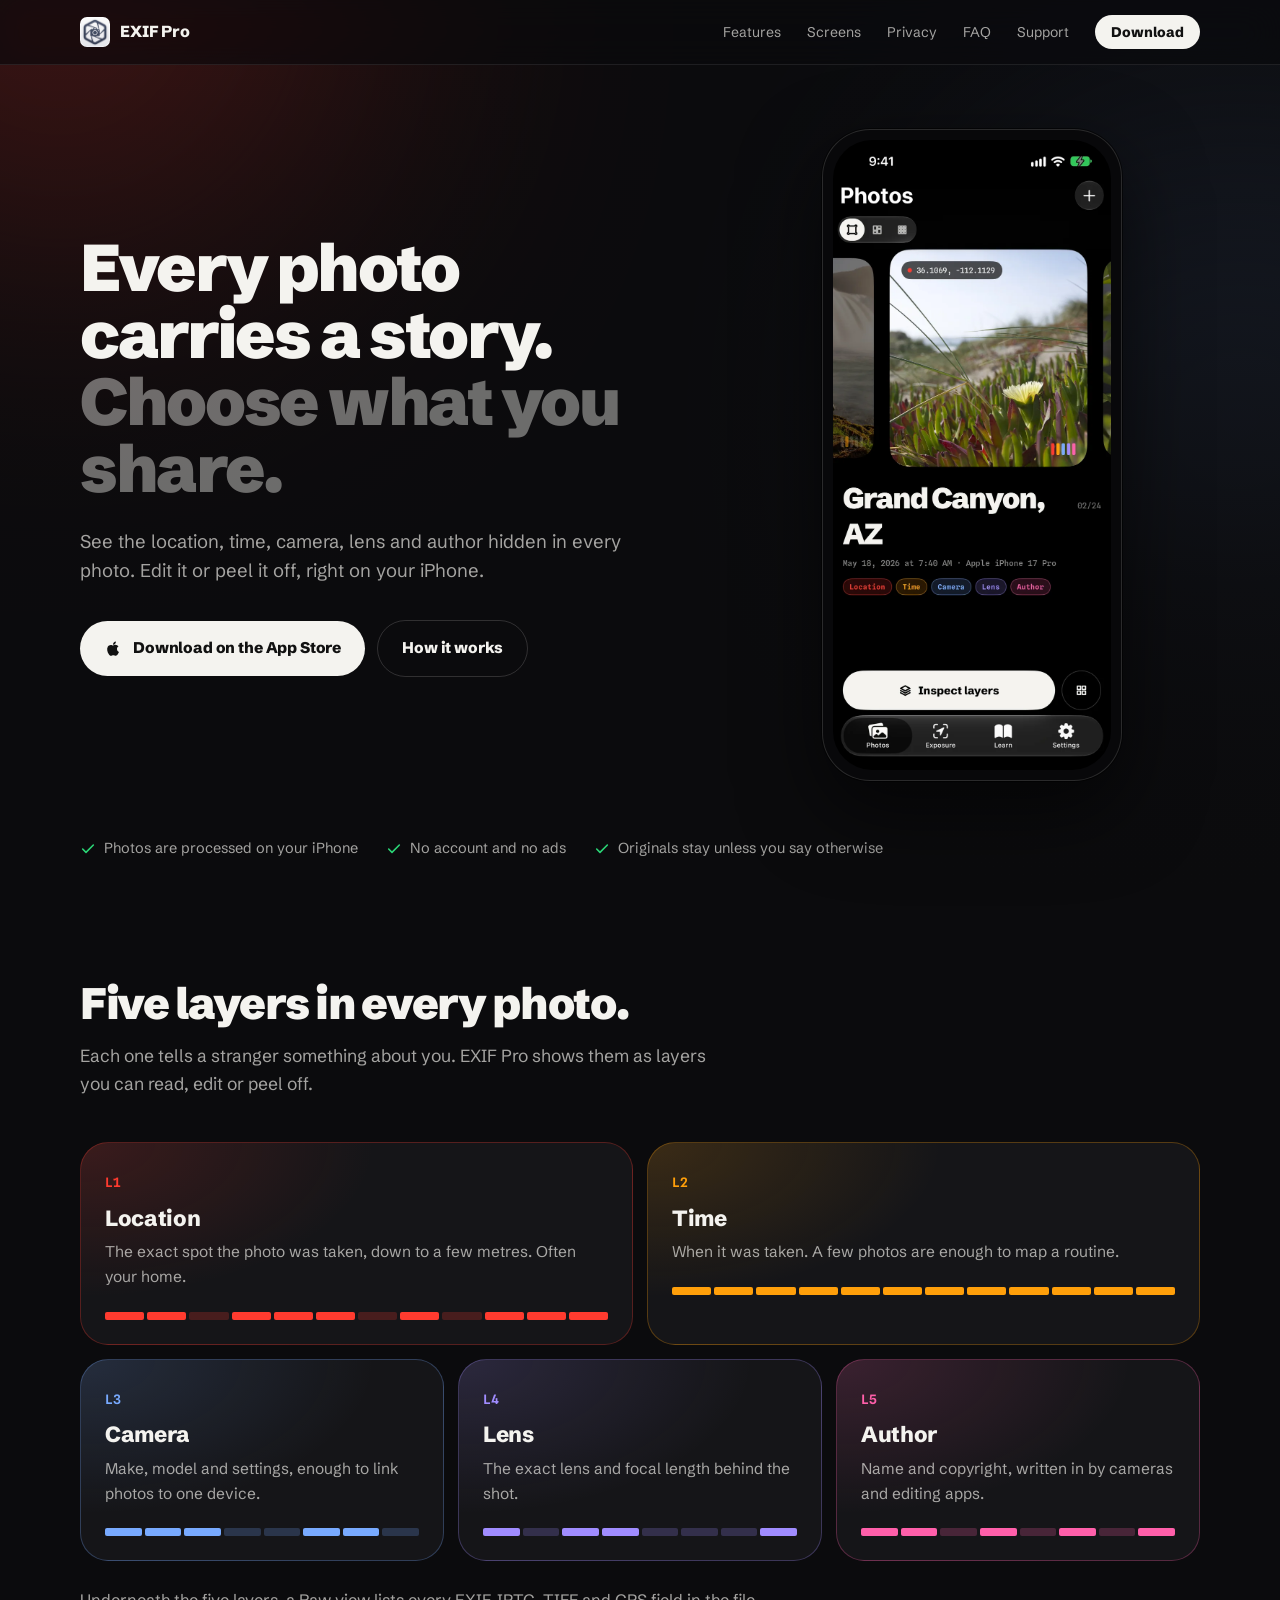
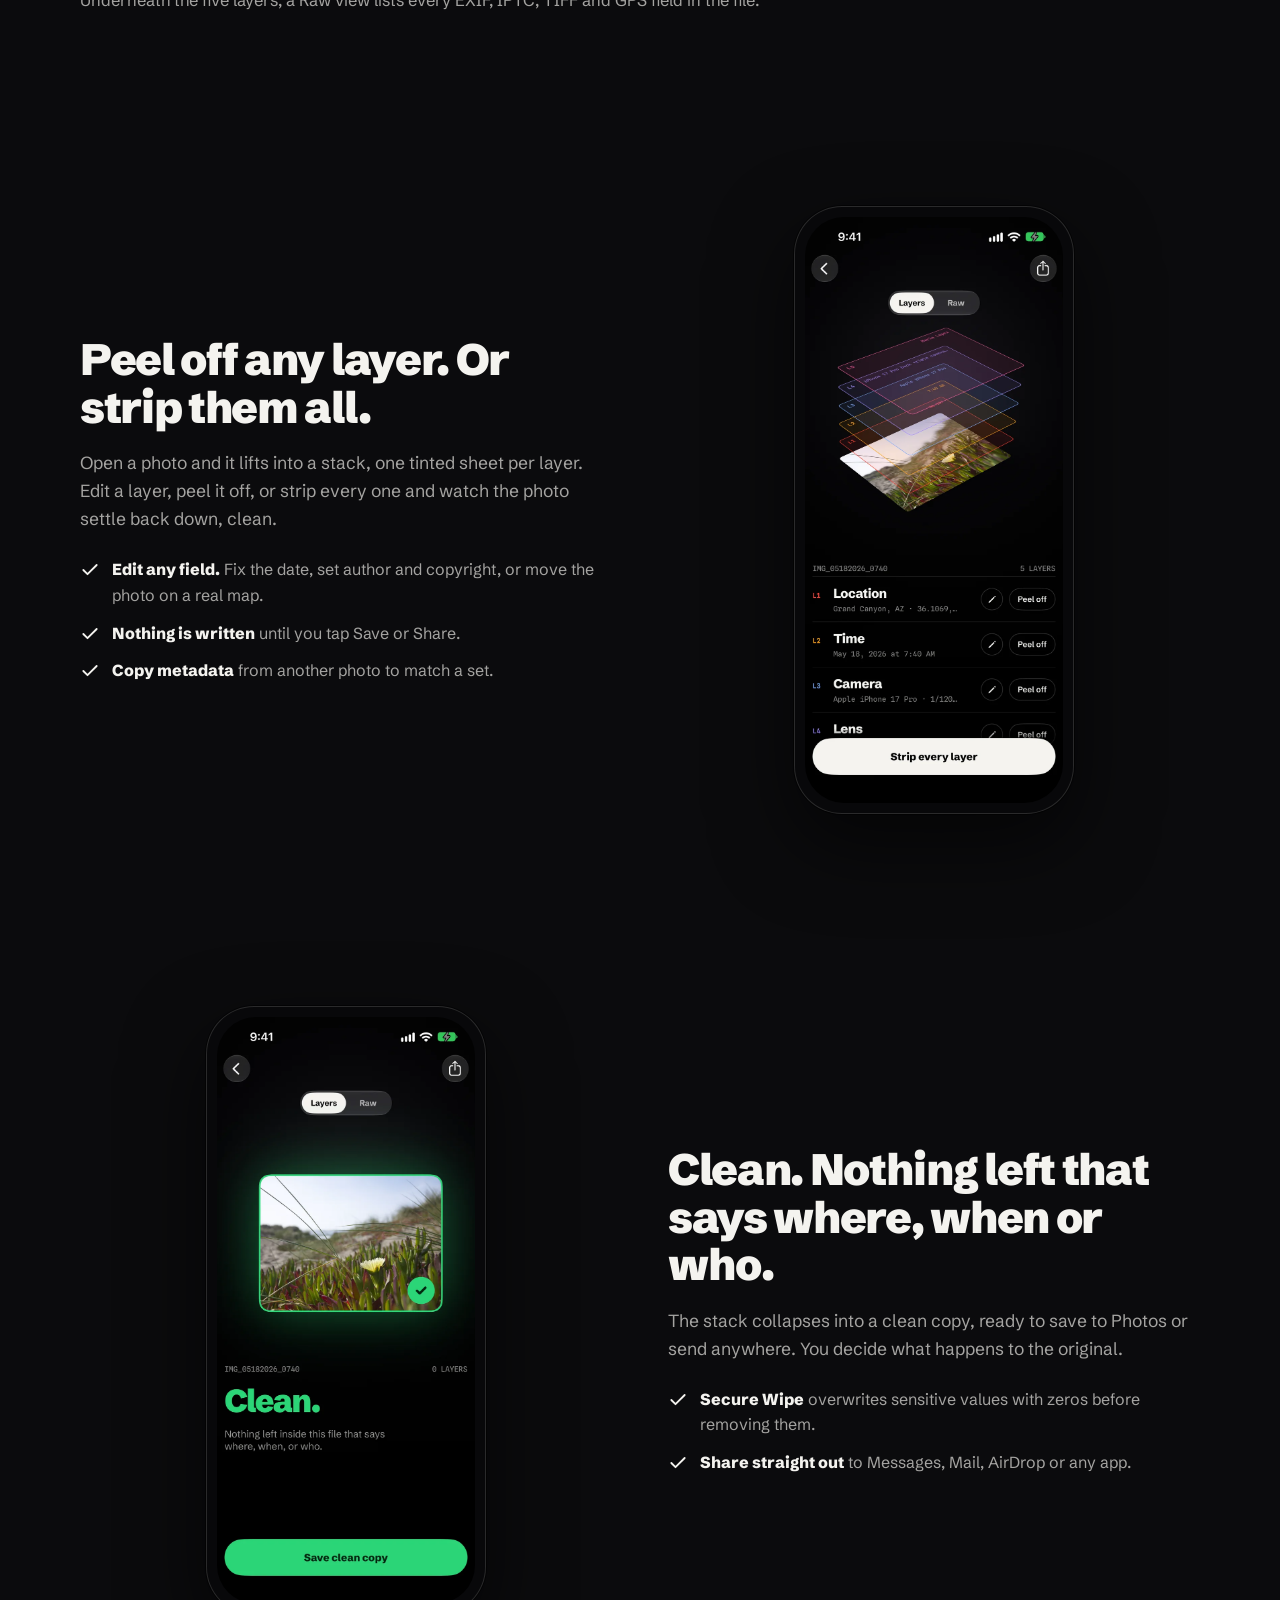
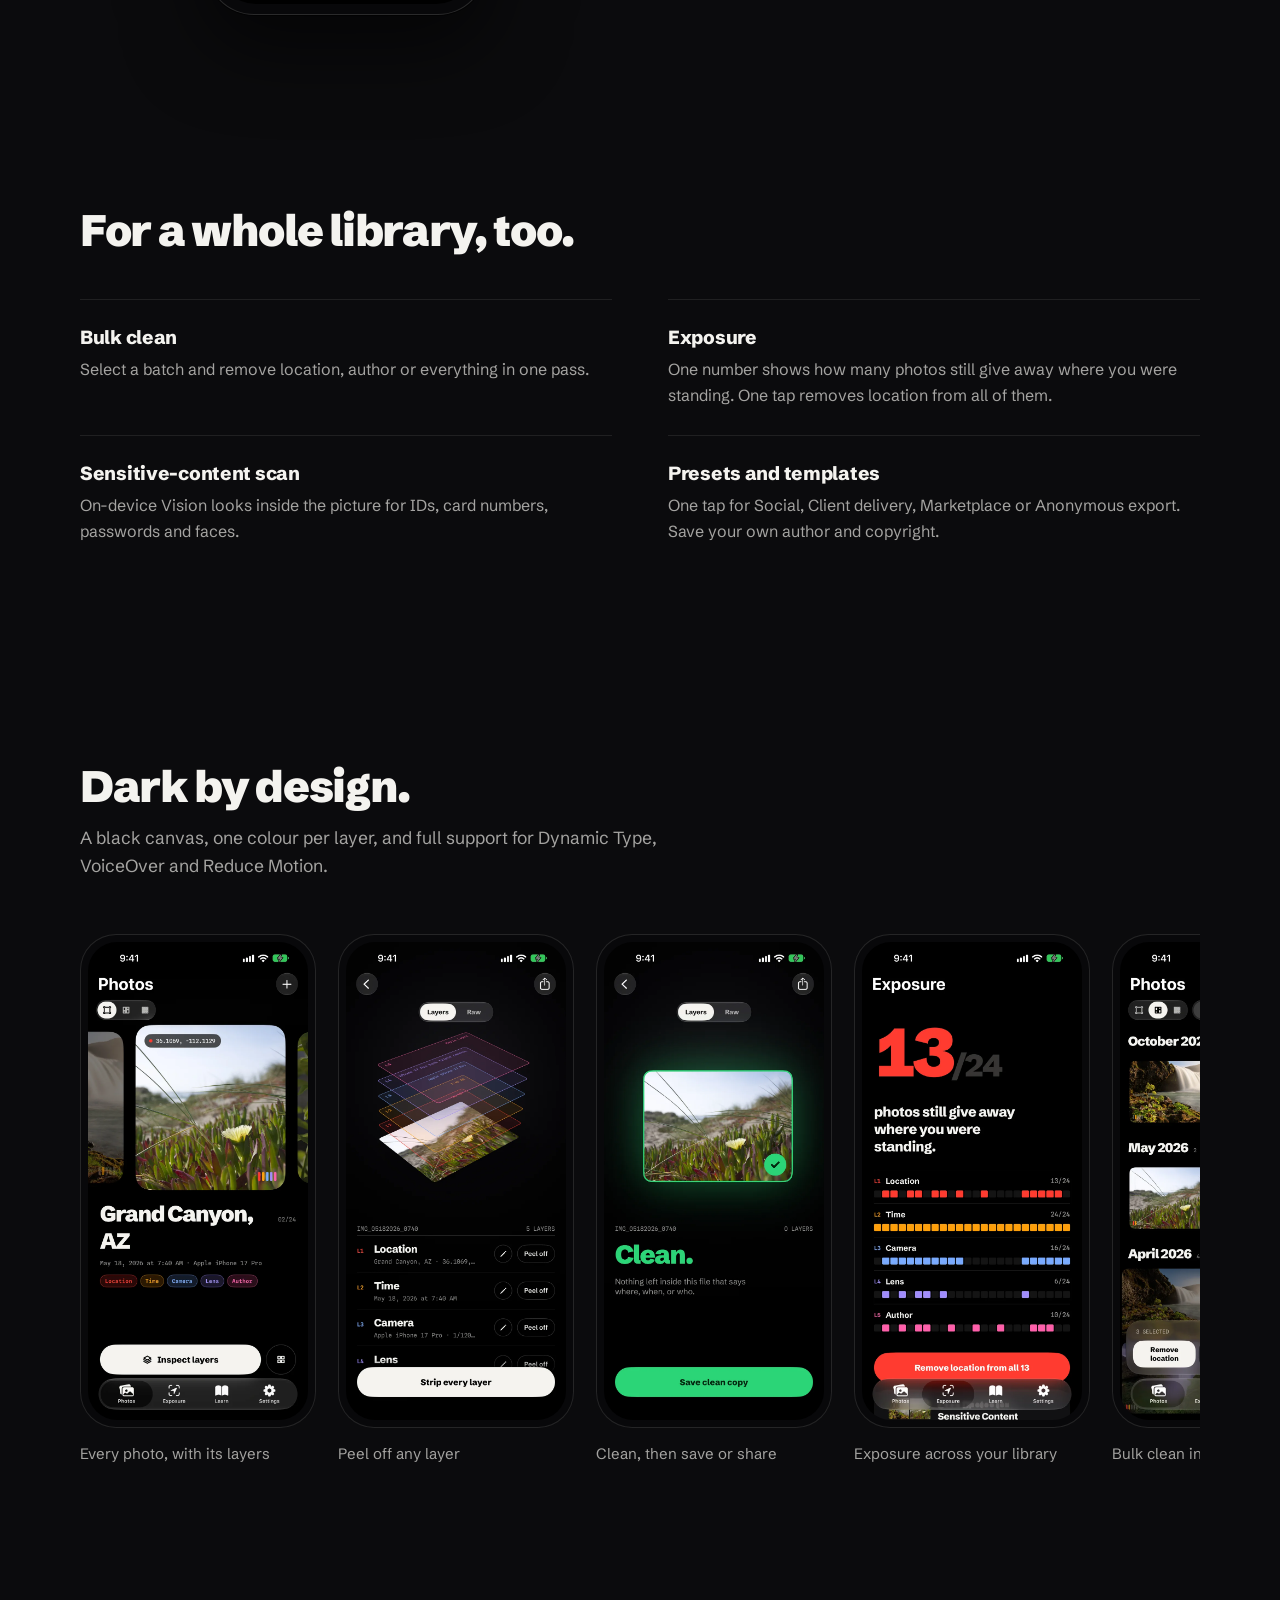
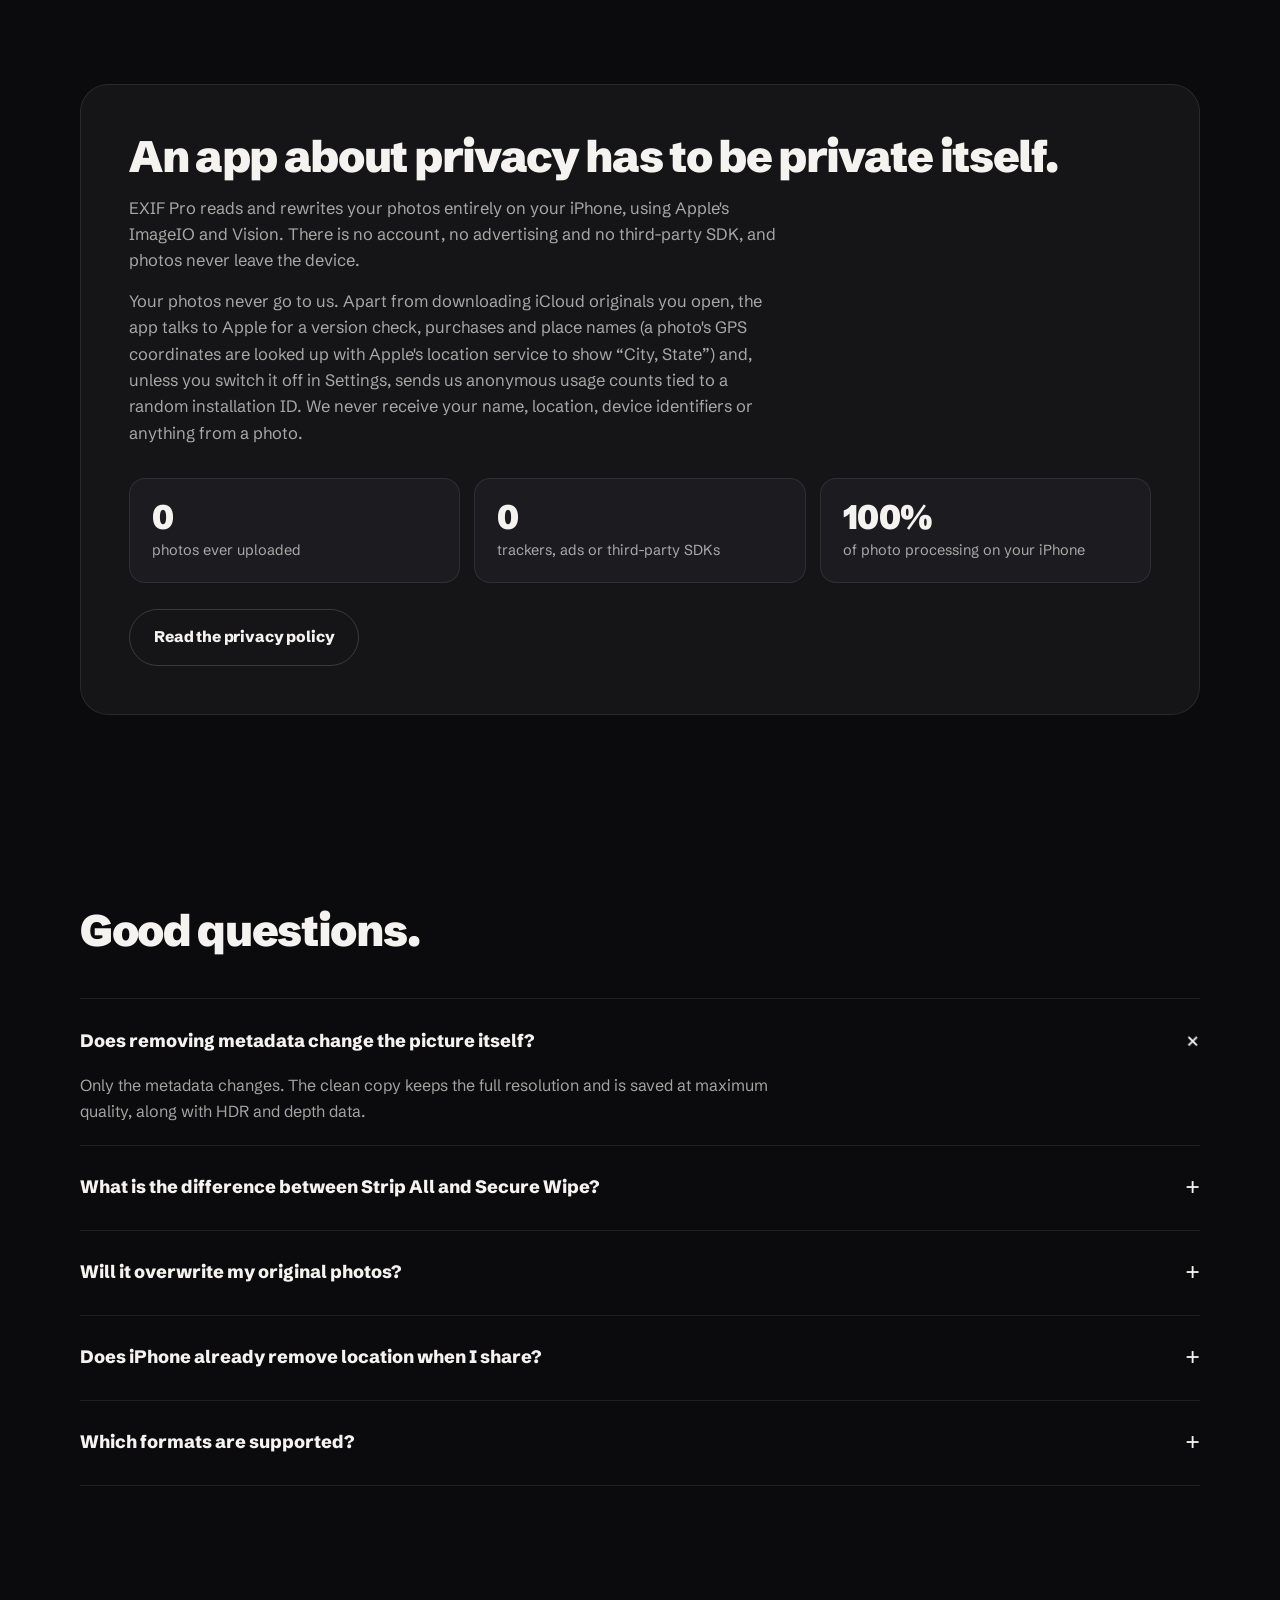
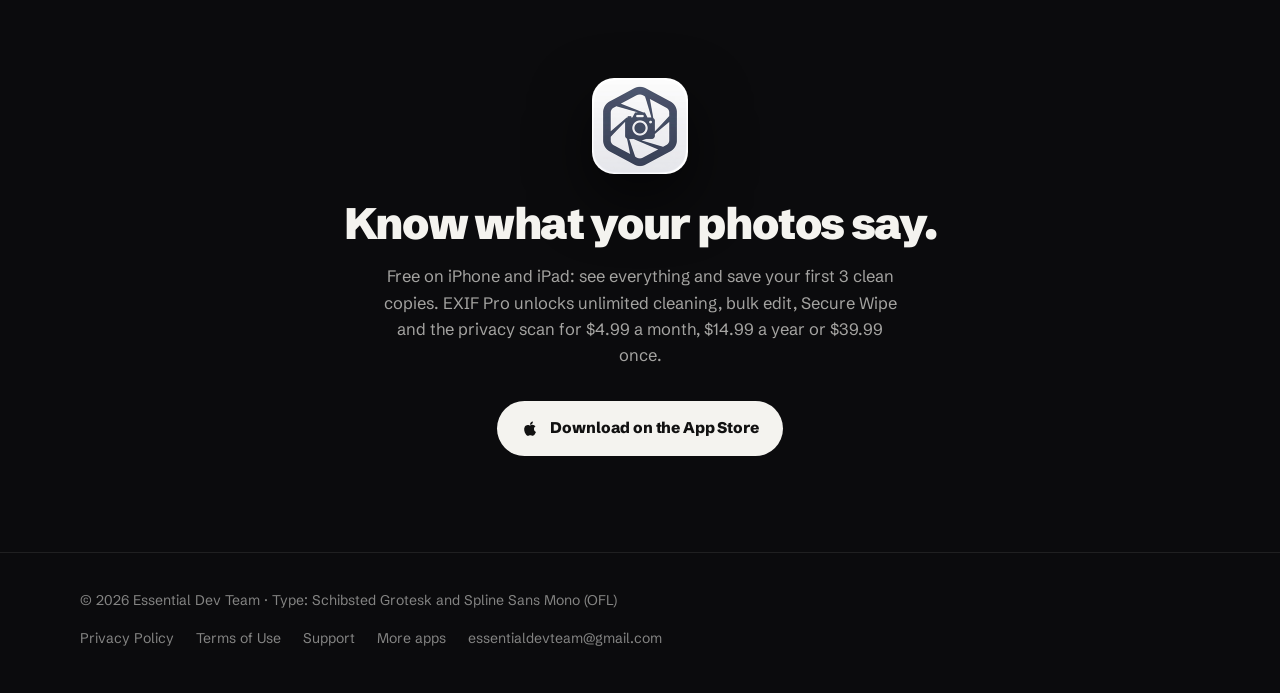
<file: index.html>
<!DOCTYPE html>
<html lang="en">
<head>
  <meta charset="UTF-8" />
  <meta name="viewport" content="width=device-width, initial-scale=1.0" />
  <title>EXIF Pro: Photo Metadata Editor and Privacy Cleaner for iPhone</title>
  <meta name="description" content="EXIF Pro shows the location, time, camera, lens and author hidden in your photos and lets you edit or remove them before you share. Bulk clean, secure wipe and an exposure dashboard, all on your iPhone." />
  <meta name="keywords" content="EXIF editor, remove EXIF, photo metadata, strip GPS from photos, remove location from photos iPhone, metadata cleaner, EXIF viewer" />
  <meta property="og:title" content="EXIF Pro: Photo Metadata Editor for iPhone" />
  <meta property="og:description" content="See, edit and strip photo metadata before you share. Bulk clean, secure wipe, exposure dashboard. Processed on your iPhone." />
  <meta property="og:type" content="website" />
  <meta property="og:url" content="https://snrgwa-bot.github.io/exifpro/" />
  <meta property="og:image" content="https://snrgwa-bot.github.io/exifpro/assets/og-image.png" />
  <meta name="twitter:card" content="summary_large_image" />
  <meta name="theme-color" content="#0b0b0d" />
  <link rel="icon" type="image/png" href="assets/icon-64.png" />
  <link rel="apple-touch-icon" href="assets/icon-180.png" />
  <link rel="preload" href="assets/fonts/SchibstedGrotesk-Black.woff" as="font" type="font/woff" crossorigin />
  <link rel="preload" href="assets/shots/photos.webp" as="image" />
  <link rel="stylesheet" href="style.css" />
  <script type="application/ld+json">
  {
    "@context": "https://schema.org",
    "@type": "SoftwareApplication",
    "name": "EXIF Pro",
    "operatingSystem": "iOS",
    "applicationCategory": "PhotoApplication",
    "description": "See, edit and strip photo metadata on iPhone. Remove GPS, camera details, dates and author info before you share.",
    "offers": [ { "@type": "Offer", "price": "0", "priceCurrency": "USD" }, { "@type": "Offer", "price": "4.99", "priceCurrency": "USD", "name": "EXIF Pro Monthly" }, { "@type": "Offer", "price": "14.99", "priceCurrency": "USD", "name": "EXIF Pro Yearly" }, { "@type": "Offer", "price": "39.99", "priceCurrency": "USD", "name": "EXIF Pro Lifetime" } ],
    "author": { "@type": "Organization", "name": "Essential Dev Team", "url": "https://essentialdevteam.com/" },
    "url": "https://apps.apple.com/app/id6774123180"
  }
  </script>
  <script>document.documentElement.classList.add('js');</script>
</head>
<body>
  <div class="glow" aria-hidden="true"><span class="g1"></span><span class="g2"></span></div>

  <header class="nav">
    <div class="container">
      <a class="brand" href="index.html"><img src="assets/icon-64.png" alt="" width="30" height="30" /> EXIF Pro</a>
      <button class="nav-toggle" id="navToggle" aria-label="Menu" aria-expanded="false" aria-controls="navLinks">
        <svg viewBox="0 0 24 24" fill="none" stroke="currentColor" stroke-width="2" stroke-linecap="round" aria-hidden="true"><path d="M4 7h16M4 12h16M4 17h16"/></svg>
      </button>
      <ul class="nav-links" id="navLinks">
        <li><a href="#features">Features</a></li>
        <li><a href="#screens">Screens</a></li>
        <li><a href="#privacy">Privacy</a></li>
        <li><a href="#faq">FAQ</a></li>
        <li><a href="support.html">Support</a></li>
        <li><a class="cta" href="https://apps.apple.com/app/id6774123180">Download</a></li>
      </ul>
    </div>
  </header>

  <main>
    <section class="hero">
      <div class="container">
        <div>
          <h1>Every photo carries a story. <span class="dim">Choose what you share.</span></h1>
          <p class="lead">See the location, time, camera, lens and author hidden in every photo. Edit it or peel it off, right on your iPhone.</p>
          <div class="hero-actions">
            <a class="btn btn-primary" href="https://apps.apple.com/app/id6774123180">
              <svg viewBox="0 0 24 24" fill="currentColor" aria-hidden="true"><path d="M16.37 12.68c-.02-2.3 1.88-3.4 1.96-3.45-1.07-1.56-2.73-1.78-3.32-1.8-1.41-.14-2.76.83-3.48.83-.72 0-1.83-.81-3-.79-1.55.02-2.97.9-3.77 2.28-1.61 2.79-.41 6.92 1.16 9.18.77 1.11 1.68 2.35 2.87 2.31 1.15-.05 1.59-.75 2.98-.75s1.79.75 3.01.72c1.24-.02 2.03-1.13 2.79-2.24.88-1.29 1.24-2.53 1.26-2.6-.03-.01-2.42-.93-2.46-3.69zM14.1 5.94c.63-.77 1.06-1.84.94-2.9-.91.04-2.01.61-2.67 1.37-.58.68-1.1 1.77-.96 2.81 1.02.08 2.05-.52 2.69-1.28z"/></svg>
              Download on the App Store
            </a>
            <a class="btn btn-ghost" href="#features">How it works</a>
          </div>
        </div>
        <div class="phone"><div class="screen"><img src="assets/shots/photos.webp" alt="EXIF Pro Photos tab: a photo card titled Grand Canyon, AZ with its location, time, camera, lens and author layers" width="804" height="1747" /></div></div>
      </div>
    </section>

    <div class="trust container">
      <ul>
        <li><svg viewBox="0 0 24 24" fill="none" stroke="currentColor" stroke-width="2.4" stroke-linecap="round" stroke-linejoin="round" aria-hidden="true"><path d="M20 6 9 17l-5-5"/></svg> Photos are processed on your iPhone</li>
        <li><svg viewBox="0 0 24 24" fill="none" stroke="currentColor" stroke-width="2.4" stroke-linecap="round" stroke-linejoin="round" aria-hidden="true"><path d="M20 6 9 17l-5-5"/></svg> No account and no ads</li>
        <li><svg viewBox="0 0 24 24" fill="none" stroke="currentColor" stroke-width="2.4" stroke-linecap="round" stroke-linejoin="round" aria-hidden="true"><path d="M20 6 9 17l-5-5"/></svg> Originals stay unless you say otherwise</li>
      </ul>
    </div>

    <section id="features">
      <div class="container">
        <div class="section-head reveal">
          <h2>Five layers in every photo.</h2>
          <p>Each one tells a stranger something about you. EXIF Pro shows them as layers you can read, edit or peel off.</p>
        </div>
        <div class="layers">
          <div class="layer l1 wide reveal">
            <span class="code">L1</span>
            <h3>Location</h3>
            <p>The exact spot the photo was taken, down to a few metres. Often your home.</p>
            <div class="strip" aria-hidden="true"><i class="on"></i><i class="on"></i><i></i><i class="on"></i><i class="on"></i><i class="on"></i><i></i><i class="on"></i><i></i><i class="on"></i><i class="on"></i><i class="on"></i></div>
          </div>
          <div class="layer l2 wide reveal" data-delay="1">
            <span class="code">L2</span>
            <h3>Time</h3>
            <p>When it was taken. A few photos are enough to map a routine.</p>
            <div class="strip" aria-hidden="true"><i class="on"></i><i class="on"></i><i class="on"></i><i class="on"></i><i class="on"></i><i class="on"></i><i class="on"></i><i class="on"></i><i class="on"></i><i class="on"></i><i class="on"></i><i class="on"></i></div>
          </div>
          <div class="layer l3 reveal">
            <span class="code">L3</span>
            <h3>Camera</h3>
            <p>Make, model and settings, enough to link photos to one device.</p>
            <div class="strip" aria-hidden="true"><i class="on"></i><i class="on"></i><i class="on"></i><i></i><i></i><i class="on"></i><i class="on"></i><i></i></div>
          </div>
          <div class="layer l4 reveal" data-delay="1">
            <span class="code">L4</span>
            <h3>Lens</h3>
            <p>The exact lens and focal length behind the shot.</p>
            <div class="strip" aria-hidden="true"><i class="on"></i><i></i><i class="on"></i><i class="on"></i><i></i><i></i><i></i><i class="on"></i></div>
          </div>
          <div class="layer l5 reveal" data-delay="2">
            <span class="code">L5</span>
            <h3>Author</h3>
            <p>Name and copyright, written in by cameras and editing apps.</p>
            <div class="strip" aria-hidden="true"><i class="on"></i><i class="on"></i><i></i><i class="on"></i><i></i><i class="on"></i><i></i><i class="on"></i></div>
          </div>
        </div>
        <p class="layers-note reveal">Underneath the five layers, a Raw view lists every EXIF, IPTC, TIFF and GPS field in the file.</p>
      </div>
    </section>

    <section class="showcase">
      <div class="container">
        <div class="reveal">
          <h2>Peel off any layer. Or strip them all.</h2>
          <p class="lead">Open a photo and it lifts into a stack, one tinted sheet per layer. Edit a layer, peel it off, or strip every one and watch the photo settle back down, clean.</p>
          <ul>
            <li><svg viewBox="0 0 24 24" fill="none" stroke="currentColor" stroke-width="2.2" stroke-linecap="round" stroke-linejoin="round" aria-hidden="true"><path d="M20 6 9 17l-5-5"/></svg><span><b>Edit any field.</b> Fix the date, set author and copyright, or move the photo on a real map.</span></li>
            <li><svg viewBox="0 0 24 24" fill="none" stroke="currentColor" stroke-width="2.2" stroke-linecap="round" stroke-linejoin="round" aria-hidden="true"><path d="M20 6 9 17l-5-5"/></svg><span><b>Nothing is written</b> until you tap Save or Share.</span></li>
            <li><svg viewBox="0 0 24 24" fill="none" stroke="currentColor" stroke-width="2.2" stroke-linecap="round" stroke-linejoin="round" aria-hidden="true"><path d="M20 6 9 17l-5-5"/></svg><span><b>Copy metadata</b> from another photo to match a set.</span></li>
          </ul>
        </div>
        <div class="phone reveal" data-delay="1"><div class="screen"><img src="assets/shots/inspect.webp" alt="EXIF Pro inspector: the photo lifted into five coloured metadata layers, with Peel off buttons" width="804" height="1747" loading="lazy" /></div></div>
      </div>
    </section>

    <section class="showcase flip">
      <div class="container">
        <div class="reveal">
          <h2>Clean. Nothing left that says where, when or who.</h2>
          <p class="lead">The stack collapses into a clean copy, ready to save to Photos or send anywhere. You decide what happens to the original.</p>
          <ul>
            <li><svg viewBox="0 0 24 24" fill="none" stroke="currentColor" stroke-width="2.2" stroke-linecap="round" stroke-linejoin="round" aria-hidden="true"><path d="M20 6 9 17l-5-5"/></svg><span><b>Secure Wipe</b> overwrites sensitive values with zeros before removing them.</span></li>
            <li><svg viewBox="0 0 24 24" fill="none" stroke="currentColor" stroke-width="2.2" stroke-linecap="round" stroke-linejoin="round" aria-hidden="true"><path d="M20 6 9 17l-5-5"/></svg><span><b>Share straight out</b> to Messages, Mail, AirDrop or any app.</span></li>
          </ul>
        </div>
        <div class="phone reveal" data-delay="1"><div class="screen"><img src="assets/shots/clean.webp" alt="A photo stripped of every layer, marked Clean, with a green Save clean copy button" width="804" height="1747" loading="lazy" /></div></div>
      </div>
    </section>

    <section>
      <div class="container">
        <div class="section-head reveal">
          <h2>For a whole library, too.</h2>
        </div>
        <div class="more reveal">
          <div>
            <h3>Bulk clean</h3>
            <p>Select a batch and remove location, author or everything in one pass.</p>
          </div>
          <div>
            <h3>Exposure</h3>
            <p>One number shows how many photos still give away where you were standing. One tap removes location from all of them.</p>
          </div>
          <div>
            <h3>Sensitive-content scan</h3>
            <p>On-device Vision looks inside the picture for IDs, card numbers, passwords and faces.</p>
          </div>
          <div>
            <h3>Presets and templates</h3>
            <p>One tap for Social, Client delivery, Marketplace or Anonymous export. Save your own author and copyright.</p>
          </div>
        </div>
      </div>
    </section>

    <section id="screens">
      <div class="container">
        <div class="section-head reveal">
          <h2>Dark by design.</h2>
          <p>A black canvas, one colour per layer, and full support for Dynamic Type, VoiceOver and Reduce Motion.</p>
        </div>
        <div class="gallery">
          <figure><div class="shot"><img src="assets/shots/photos.webp" alt="Photos tab with a photo card and its metadata layers" loading="lazy" width="804" height="1747" /></div><figcaption>Every photo, with its layers</figcaption></figure>
          <figure><div class="shot"><img src="assets/shots/inspect.webp" alt="Inspector with the photo lifted into five layers" loading="lazy" width="804" height="1747" /></div><figcaption>Peel off any layer</figcaption></figure>
          <figure><div class="shot"><img src="assets/shots/clean.webp" alt="A clean photo with a green check" loading="lazy" width="804" height="1747" /></div><figcaption>Clean, then save or share</figcaption></figure>
          <figure><div class="shot"><img src="assets/shots/exposure.webp" alt="Exposure tab: 13 of 24 photos still reveal a location, with a strip per layer" loading="lazy" width="804" height="1747" /></div><figcaption>Exposure across your library</figcaption></figure>
          <figure><div class="shot"><img src="assets/shots/bulk.webp" alt="Photo grid with three photos selected and bulk actions" loading="lazy" width="804" height="1747" /></div><figcaption>Bulk clean in one pass</figcaption></figure>
          <figure><div class="shot"><img src="assets/shots/learn.webp" alt="Learn tab: what your photos quietly carry" loading="lazy" width="804" height="1747" /></div><figcaption>Learn what metadata reveals</figcaption></figure>
        </div>
      </div>
    </section>

    <section id="privacy">
      <div class="container">
        <div class="callout reveal">
          <h2>An app about privacy has to be private itself.</h2>
          <p>EXIF Pro reads and rewrites your photos entirely on your iPhone, using Apple's ImageIO and Vision. There is no account, no advertising and no third-party SDK, and photos never leave the device.</p>
          <p>Your photos never go to us. Apart from downloading iCloud originals you open, the app talks to Apple for a version check, purchases and place names (a photo's GPS coordinates are looked up with Apple's location service to show &ldquo;City, State&rdquo;) and, unless you switch it off in Settings, sends us anonymous usage counts tied to a random installation ID. We never receive your name, location, device identifiers or anything from a photo.</p>
          <div class="stats">
            <div class="stat"><b>0</b><span>photos ever uploaded</span></div>
            <div class="stat"><b>0</b><span>trackers, ads or third-party SDKs</span></div>
            <div class="stat"><b>100%</b><span>of photo processing on your iPhone</span></div>
          </div>
          <a class="btn btn-ghost" href="privacy.html">Read the privacy policy</a>
        </div>
      </div>
    </section>

    <section id="faq">
      <div class="container">
        <div class="section-head reveal">
          <h2>Good questions.</h2>
        </div>
        <div class="faq reveal">
          <details open>
            <summary>Does removing metadata change the picture itself?</summary>
            <p>Only the metadata changes. The clean copy keeps the full resolution and is saved at maximum quality, along with HDR and depth data.</p>
          </details>
          <details>
            <summary>What is the difference between Strip All and Secure Wipe?</summary>
            <p>Strip All removes the metadata blocks from the file. Secure Wipe first overwrites sensitive values (location, identity, dates) with zeros and then removes them, for cases where you want no trace of the original values.</p>
          </details>
          <details>
            <summary>Will it overwrite my original photos?</summary>
            <p>Not unless you ask. Save Copy writes a new photo to your library, and the app asks whether to keep or delete the original. You can set a default in Settings.</p>
          </details>
          <details>
            <summary>Does iPhone already remove location when I share?</summary>
            <p>Sometimes. Messages and some share targets strip GPS, but many apps, cloud drives, email attachments and marketplace uploads keep the full metadata. EXIF Pro lets you see and decide, instead of guessing.</p>
          </details>
          <details>
            <summary>Which formats are supported?</summary>
            <p>JPEG, HEIC and PNG photos from your library or imported files, plus other photo formats depending on their container. Live Photos are saved as a still copy. Video files are not supported.</p>
          </details>
        </div>
      </div>
    </section>

    <section class="download" id="download">
      <div class="container reveal">
        <img class="icon-big" src="assets/icon-192.png" alt="EXIF Pro app icon" width="96" height="96" loading="lazy" />
        <h2>Know what your photos say.</h2>
        <p>Free on iPhone and iPad: see everything and save your first 3 clean copies. EXIF Pro unlocks unlimited cleaning, bulk edit, Secure Wipe and the privacy scan for $4.99 a month, $14.99 a year or $39.99 once.</p>
        <a class="btn btn-primary" href="https://apps.apple.com/app/id6774123180">
          <svg viewBox="0 0 24 24" fill="currentColor" aria-hidden="true"><path d="M16.37 12.68c-.02-2.3 1.88-3.4 1.96-3.45-1.07-1.56-2.73-1.78-3.32-1.8-1.41-.14-2.76.83-3.48.83-.72 0-1.83-.81-3-.79-1.55.02-2.97.9-3.77 2.28-1.61 2.79-.41 6.92 1.16 9.18.77 1.11 1.68 2.35 2.87 2.31 1.15-.05 1.59-.75 2.98-.75s1.79.75 3.01.72c1.24-.02 2.03-1.13 2.79-2.24.88-1.29 1.24-2.53 1.26-2.6-.03-.01-2.42-.93-2.46-3.69zM14.1 5.94c.63-.77 1.06-1.84.94-2.9-.91.04-2.01.61-2.67 1.37-.58.68-1.1 1.77-.96 2.81 1.02.08 2.05-.52 2.69-1.28z"/></svg>
          Download on the App Store
        </a>
      </div>
    </section>
  </main>

  <footer>
    <div class="container">
      <div>© <span id="year"></span> Essential Dev Team · Type: Schibsted Grotesk and Spline Sans Mono (<a href="assets/fonts/OFL.txt">OFL</a>)</div>
      <nav>
        <a href="privacy.html">Privacy Policy</a>
        <a href="terms.html">Terms of Use</a>
        <a href="support.html">Support</a>
        <a href="https://apps.apple.com/us/developer/dumitru-bumbu/id1868107712">More apps</a>
        <a href="mailto:essentialdevteam@gmail.com">essentialdevteam@gmail.com</a>
      </nav>
    </div>
  </footer>

  <script>
    document.getElementById('year').textContent = new Date().getFullYear();

    const toggle = document.getElementById('navToggle'), links = document.getElementById('navLinks');
    toggle.addEventListener('click', () => {
      const open = links.classList.toggle('open');
      toggle.setAttribute('aria-expanded', open);
    });
    links.querySelectorAll('a').forEach(a => a.addEventListener('click', () => { links.classList.remove('open'); toggle.setAttribute('aria-expanded', false); }));

    // Reveal on scroll (IntersectionObserver, no scroll listeners). Hidden only when JS runs.
    const io = new IntersectionObserver((entries) => {
      entries.forEach(e => { if (e.isIntersecting) { e.target.classList.add('in'); io.unobserve(e.target); } });
    }, { threshold: 0.12 });
    document.querySelectorAll('.reveal').forEach(el => io.observe(el));
  </script>
</body>
</html>
</file>
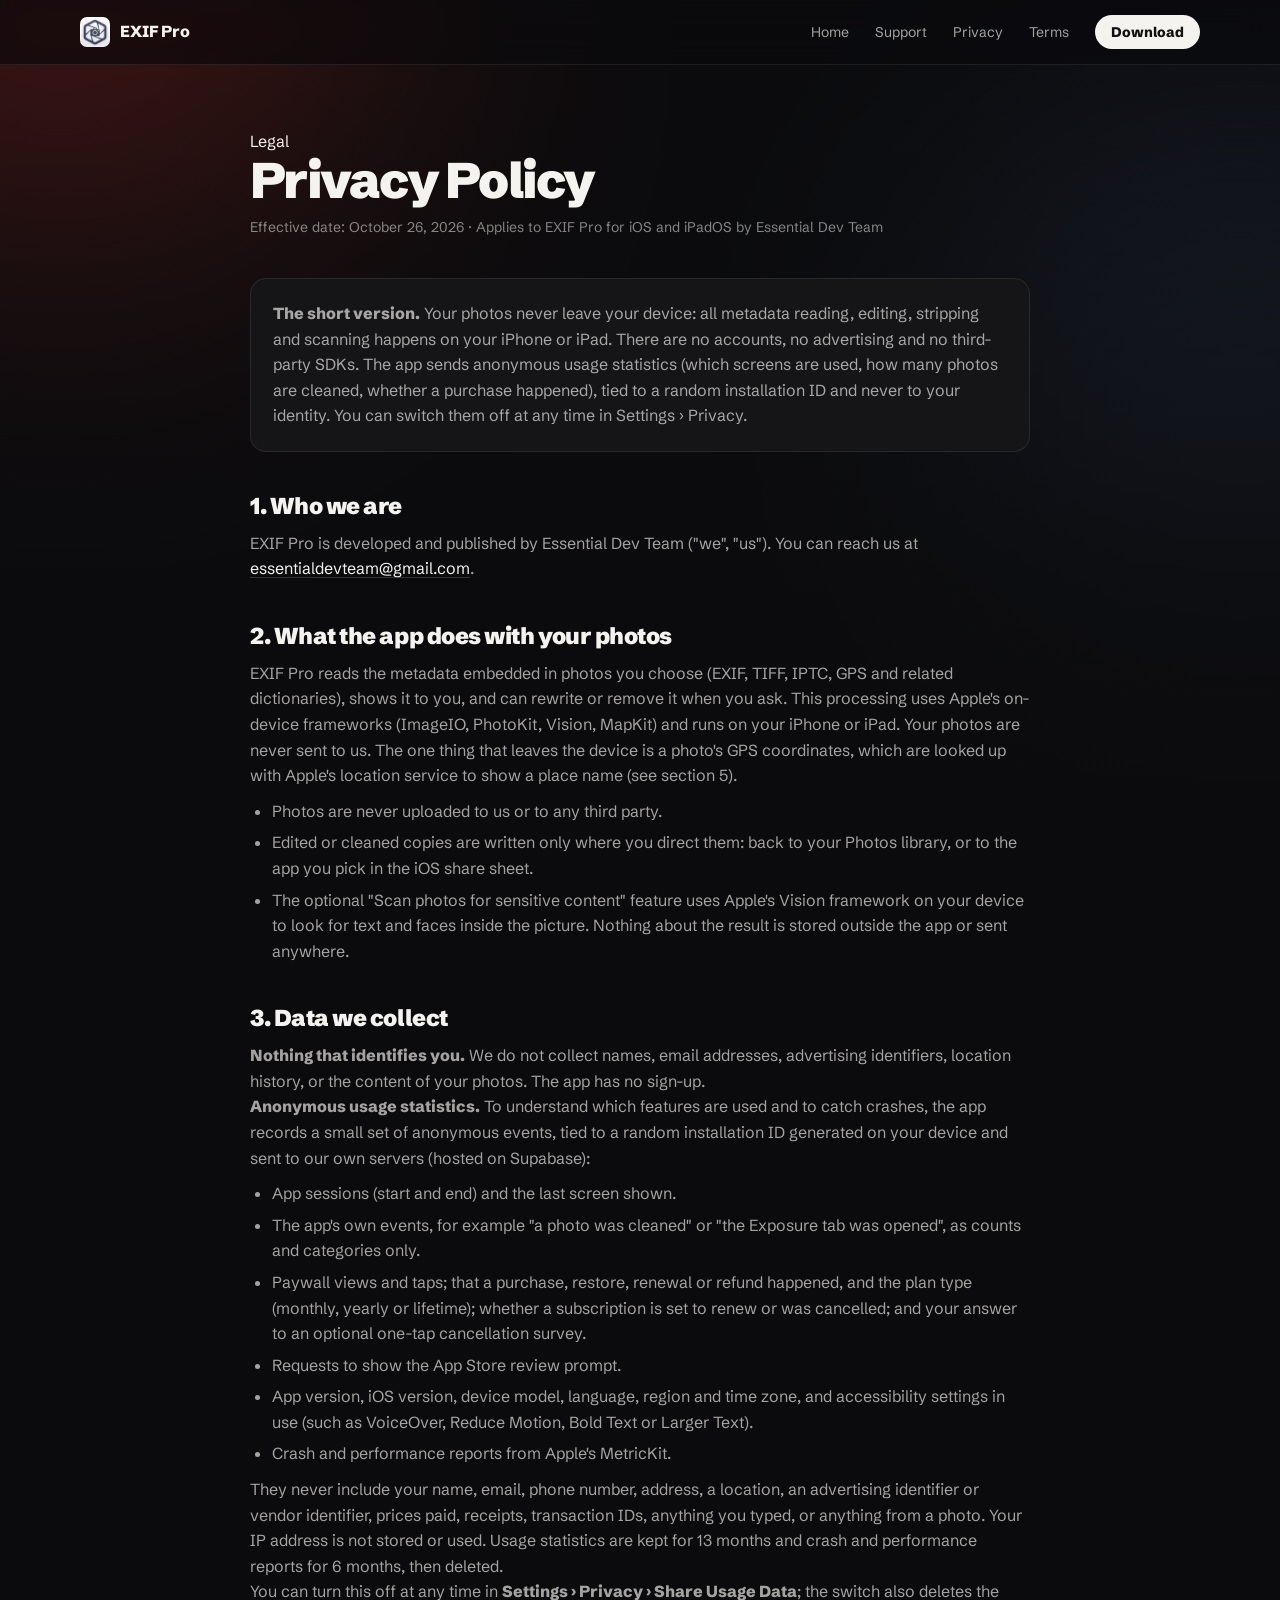
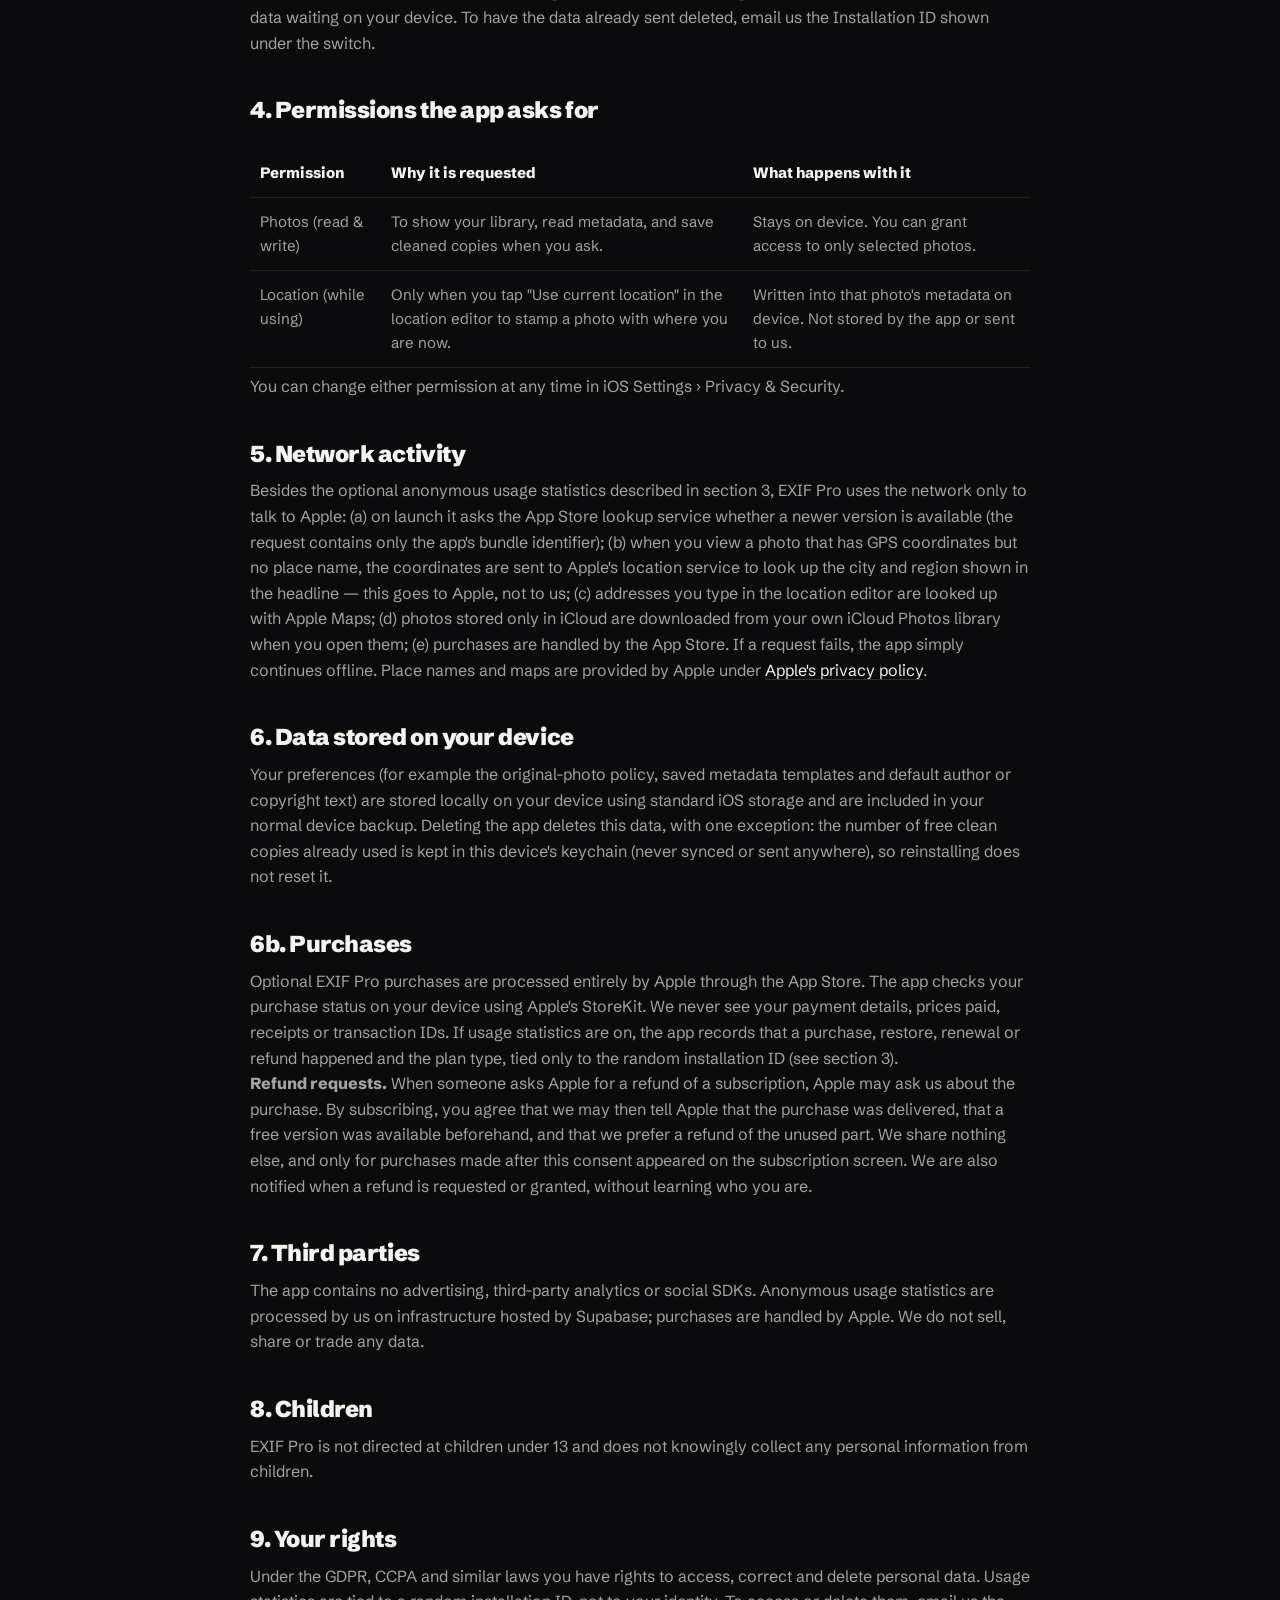
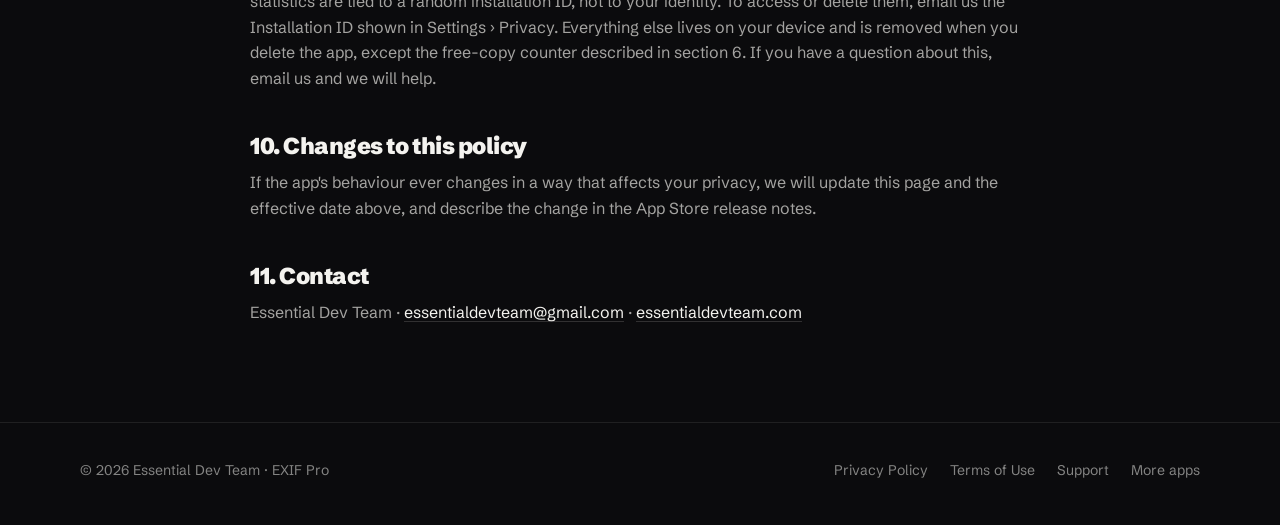
<file: privacy.html>
<!DOCTYPE html>
<html lang="en">
<head>
  <meta charset="UTF-8" />
  <meta name="viewport" content="width=device-width, initial-scale=1.0" />
  <title>Privacy Policy — EXIF Pro</title>
  <meta name="description" content="EXIF Pro privacy policy. Photos are processed entirely on your device; no personal data, no ads, no accounts, and anonymous usage statistics you can switch off." />
  <link rel="icon" type="image/png" href="assets/icon-64.png" />
  <link rel="apple-touch-icon" href="assets/icon-180.png" />
  <link rel="stylesheet" href="style.css" />
</head>
<body>
  <div class="glow" aria-hidden="true"><span class="g1"></span><span class="g2"></span></div>

  <header class="nav">
    <div class="container">
      <a class="brand" href="index.html"><img src="assets/icon-64.png" alt="" width="32" height="32" /> EXIF Pro</a>
      <button class="nav-toggle" id="navToggle" aria-label="Toggle menu" aria-expanded="false">☰</button>
      <ul class="nav-links" id="navLinks">
        <li><a href="index.html">Home</a></li>
        <li><a href="support.html">Support</a></li>
        <li><a href="privacy.html" class="active">Privacy</a></li>
        <li><a href="terms.html">Terms</a></li>
        <li><a class="cta" href="https://apps.apple.com/app/id6774123180">Download</a></li>
      </ul>
    </div>
  </header>

  <main class="page">
    <div class="container">
      <div class="kicker">Legal</div>
      <h1>Privacy Policy</h1>
      <p class="meta">Effective date: October 26, 2026 · Applies to EXIF Pro for iOS and iPadOS by Essential Dev Team</p>

      <div class="box">
        <p><b style="color:var(--text)">The short version.</b> Your photos never leave your device: all metadata reading, editing, stripping and scanning happens on your iPhone or iPad. There are no accounts, no advertising and no third-party SDKs. The app sends anonymous usage statistics (which screens are used, how many photos are cleaned, whether a purchase happened), tied to a random installation ID and never to your identity. You can switch them off at any time in Settings › Privacy.</p>
      </div>

      <h2>1. Who we are</h2>
      <p>EXIF Pro is developed and published by Essential Dev Team ("we", "us"). You can reach us at <a href="mailto:essentialdevteam@gmail.com">essentialdevteam@gmail.com</a>.</p>

      <h2>2. What the app does with your photos</h2>
      <p>EXIF Pro reads the metadata embedded in photos you choose (EXIF, TIFF, IPTC, GPS and related dictionaries), shows it to you, and can rewrite or remove it when you ask. This processing uses Apple's on-device frameworks (ImageIO, PhotoKit, Vision, MapKit) and runs on your iPhone or iPad. Your photos are never sent to us. The one thing that leaves the device is a photo's GPS coordinates, which are looked up with Apple's location service to show a place name (see section 5).</p>
      <ul>
        <li>Photos are never uploaded to us or to any third party.</li>
        <li>Edited or cleaned copies are written only where you direct them: back to your Photos library, or to the app you pick in the iOS share sheet.</li>
        <li>The optional "Scan photos for sensitive content" feature uses Apple's Vision framework on your device to look for text and faces inside the picture. Nothing about the result is stored outside the app or sent anywhere.</li>
      </ul>

      <h2>3. Data we collect</h2>
      <p><b style="color:var(--text)">Nothing that identifies you.</b> We do not collect names, email addresses, advertising identifiers, location history, or the content of your photos. The app has no sign-up.</p>
      <p><b style="color:var(--text)">Anonymous usage statistics.</b> To understand which features are used and to catch crashes, the app records a small set of anonymous events, tied to a random installation ID generated on your device and sent to our own servers (hosted on Supabase):</p>
      <ul>
        <li>App sessions (start and end) and the last screen shown.</li>
        <li>The app's own events, for example "a photo was cleaned" or "the Exposure tab was opened", as counts and categories only.</li>
        <li>Paywall views and taps; that a purchase, restore, renewal or refund happened, and the plan type (monthly, yearly or lifetime); whether a subscription is set to renew or was cancelled; and your answer to an optional one-tap cancellation survey.</li>
        <li>Requests to show the App Store review prompt.</li>
        <li>App version, iOS version, device model, language, region and time zone, and accessibility settings in use (such as VoiceOver, Reduce Motion, Bold Text or Larger Text).</li>
        <li>Crash and performance reports from Apple's MetricKit.</li>
      </ul>
      <p>They never include your name, email, phone number, address, a location, an advertising identifier or vendor identifier, prices paid, receipts, transaction IDs, anything you typed, or anything from a photo. Your IP address is not stored or used. Usage statistics are kept for 13 months and crash and performance reports for 6 months, then deleted.</p>
      <p>You can turn this off at any time in <b style="color:var(--text)">Settings › Privacy › Share Usage Data</b>; the switch also deletes the data waiting on your device. To have the data already sent deleted, email us the Installation ID shown under the switch.</p>

      <h2>4. Permissions the app asks for</h2>
      <div class="table-wrap">
      <table>
        <tr><th>Permission</th><th>Why it is requested</th><th>What happens with it</th></tr>
        <tr><td>Photos (read &amp; write)</td><td>To show your library, read metadata, and save cleaned copies when you ask.</td><td>Stays on device. You can grant access to only selected photos.</td></tr>
        <tr><td>Location (while using)</td><td>Only when you tap "Use current location" in the location editor to stamp a photo with where you are now.</td><td>Written into that photo's metadata on device. Not stored by the app or sent to us.</td></tr>
      </table>
      </div>
      <p>You can change either permission at any time in iOS Settings › Privacy &amp; Security.</p>

      <h2>5. Network activity</h2>
      <p>Besides the optional anonymous usage statistics described in section 3, EXIF Pro uses the network only to talk to Apple: (a) on launch it asks the App Store lookup service whether a newer version is available (the request contains only the app's bundle identifier); (b) when you view a photo that has GPS coordinates but no place name, the coordinates are sent to Apple's location service to look up the city and region shown in the headline &mdash; this goes to Apple, not to us; (c) addresses you type in the location editor are looked up with Apple Maps; (d) photos stored only in iCloud are downloaded from your own iCloud Photos library when you open them; (e) purchases are handled by the App Store. If a request fails, the app simply continues offline. Place names and maps are provided by Apple under <a href="https://www.apple.com/legal/privacy/">Apple's privacy policy</a>.</p>

      <h2>6. Data stored on your device</h2>
      <p>Your preferences (for example the original-photo policy, saved metadata templates and default author or copyright text) are stored locally on your device using standard iOS storage and are included in your normal device backup. Deleting the app deletes this data, with one exception: the number of free clean copies already used is kept in this device's keychain (never synced or sent anywhere), so reinstalling does not reset it.</p>

      <h2>6b. Purchases</h2>
      <p>Optional EXIF Pro purchases are processed entirely by Apple through the App Store. The app checks your purchase status on your device using Apple's StoreKit. We never see your payment details, prices paid, receipts or transaction IDs. If usage statistics are on, the app records that a purchase, restore, renewal or refund happened and the plan type, tied only to the random installation ID (see section 3).</p>
      <p><strong>Refund requests.</strong> When someone asks Apple for a refund of a subscription, Apple may ask us about the purchase. By subscribing, you agree that we may then tell Apple that the purchase was delivered, that a free version was available beforehand, and that we prefer a refund of the unused part. We share nothing else, and only for purchases made after this consent appeared on the subscription screen. We are also notified when a refund is requested or granted, without learning who you are.</p>

      <h2>7. Third parties</h2>
      <p>The app contains no advertising, third-party analytics or social SDKs. Anonymous usage statistics are processed by us on infrastructure hosted by Supabase; purchases are handled by Apple. We do not sell, share or trade any data.</p>

      <h2>8. Children</h2>
      <p>EXIF Pro is not directed at children under 13 and does not knowingly collect any personal information from children.</p>

      <h2>9. Your rights</h2>
      <p>Under the GDPR, CCPA and similar laws you have rights to access, correct and delete personal data. Usage statistics are tied to a random installation ID, not to your identity. To access or delete them, email us the Installation ID shown in Settings › Privacy. Everything else lives on your device and is removed when you delete the app, except the free-copy counter described in section 6. If you have a question about this, email us and we will help.</p>

      <h2>10. Changes to this policy</h2>
      <p>If the app's behaviour ever changes in a way that affects your privacy, we will update this page and the effective date above, and describe the change in the App Store release notes.</p>

      <h2>11. Contact</h2>
      <p>Essential Dev Team · <a href="mailto:essentialdevteam@gmail.com">essentialdevteam@gmail.com</a> · <a href="https://essentialdevteam.com/">essentialdevteam.com</a></p>
    </div>
  </main>

  <footer>
    <div class="container">
      <div>© <span id="year"></span> Essential Dev Team · EXIF Pro</div>
      <nav>
        <a href="privacy.html">Privacy Policy</a>
        <a href="terms.html">Terms of Use</a>
        <a href="support.html">Support</a>
        <a href="https://apps.apple.com/us/developer/dumitru-bumbu/id1868107712">More apps</a>
      </nav>
    </div>
  </footer>

  <script>
    document.getElementById('year').textContent = new Date().getFullYear();
    const toggle = document.getElementById('navToggle'), links = document.getElementById('navLinks');
    toggle.addEventListener('click', () => { toggle.setAttribute('aria-expanded', links.classList.toggle('open')); });
  </script>
</body>
</html>
</file>
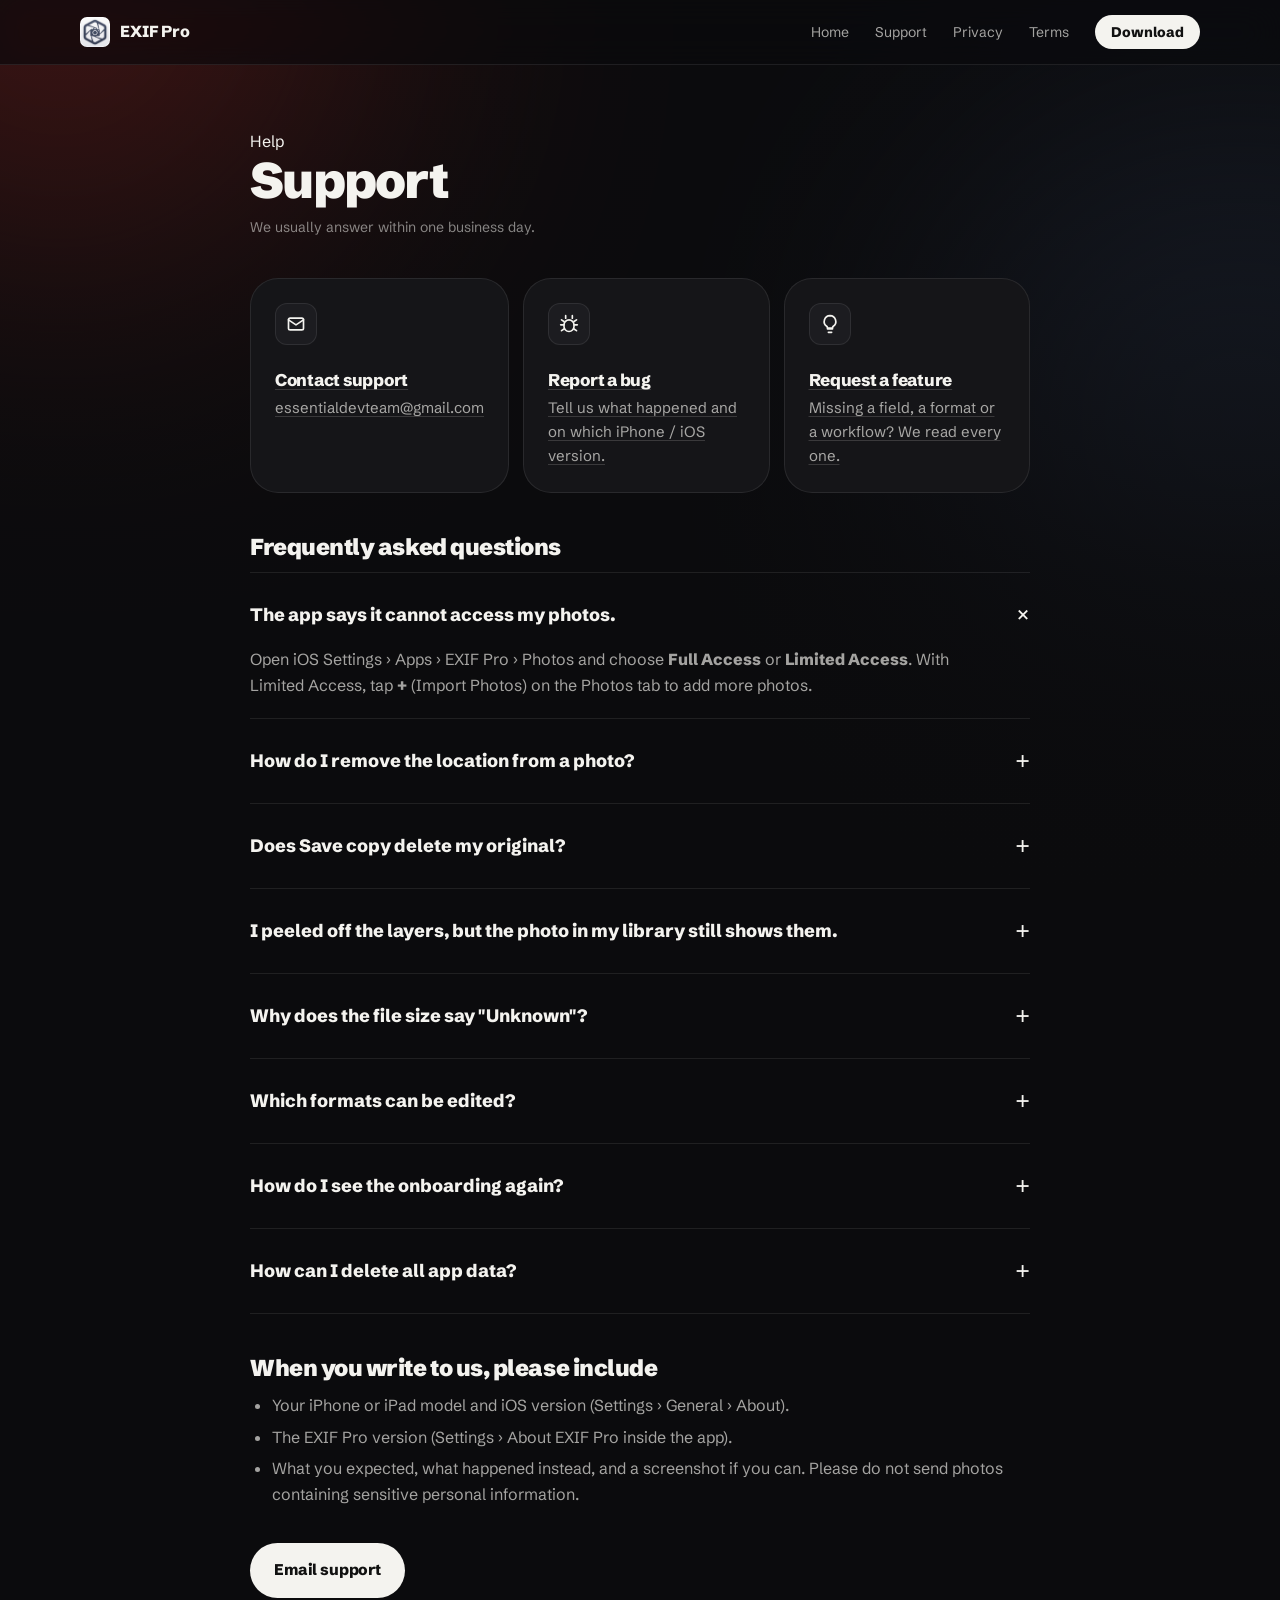
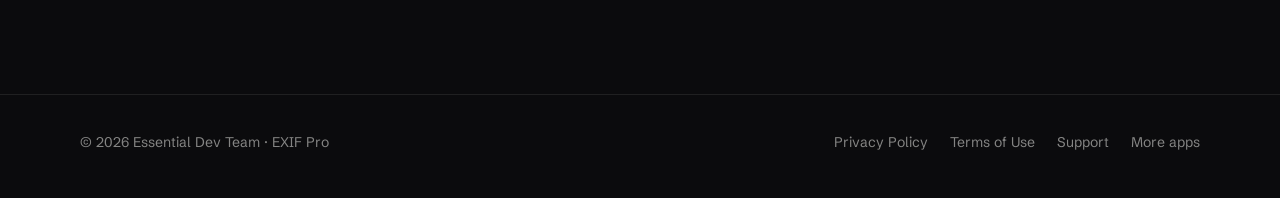
<file: support.html>
<!DOCTYPE html>
<html lang="en">
<head>
  <meta charset="UTF-8" />
  <meta name="viewport" content="width=device-width, initial-scale=1.0" />
  <title>Support — EXIF Pro</title>
  <meta name="description" content="Get help with EXIF Pro: answers to common questions, how to report a bug, and how to request a feature." />
  <link rel="icon" type="image/png" href="assets/icon-64.png" />
  <link rel="apple-touch-icon" href="assets/icon-180.png" />
  <link rel="stylesheet" href="style.css" />
</head>
<body>
  <div class="glow" aria-hidden="true"><span class="g1"></span><span class="g2"></span></div>

  <header class="nav">
    <div class="container">
      <a class="brand" href="index.html"><img src="assets/icon-64.png" alt="" width="32" height="32" /> EXIF Pro</a>
      <button class="nav-toggle" id="navToggle" aria-label="Toggle menu" aria-expanded="false">☰</button>
      <ul class="nav-links" id="navLinks">
        <li><a href="index.html">Home</a></li>
        <li><a href="support.html" class="active">Support</a></li>
        <li><a href="privacy.html">Privacy</a></li>
        <li><a href="terms.html">Terms</a></li>
        <li><a class="cta" href="https://apps.apple.com/app/id6774123180">Download</a></li>
      </ul>
    </div>
  </header>

  <main class="page">
    <div class="container">
      <div class="kicker">Help</div>
      <h1>Support</h1>
      <p class="meta">We usually answer within one business day.</p>

      <div class="support-grid">
        <a class="card" href="mailto:essentialdevteam@gmail.com?subject=EXIF%20Pro%20Support">
          <div class="icon"><svg viewBox="0 0 24 24" fill="none" stroke="currentColor" stroke-width="2" stroke-linecap="round" stroke-linejoin="round"><rect x="3" y="5" width="18" height="14" rx="2"/><path d="m3 7 9 6 9-6"/></svg></div>
          <h3>Contact support</h3>
          <p>essentialdevteam@gmail.com</p>
        </a>
        <a class="card violet" href="mailto:essentialdevteam@gmail.com?subject=EXIF%20Pro%20Bug%20Report">
          <div class="icon"><svg viewBox="0 0 24 24" fill="none" stroke="currentColor" stroke-width="2" stroke-linecap="round" stroke-linejoin="round"><path d="M8 2v3M16 2v3"/><rect x="6" y="7" width="12" height="14" rx="6"/><path d="M2 13h4M18 13h4M3 20l3-2M21 20l-3-2M3 7l3 2M21 7l-3 2"/></svg></div>
          <h3>Report a bug</h3>
          <p>Tell us what happened and on which iPhone / iOS version.</p>
        </a>
        <a class="card teal" href="mailto:essentialdevteam@gmail.com?subject=EXIF%20Pro%20Feature%20Request">
          <div class="icon"><svg viewBox="0 0 24 24" fill="none" stroke="currentColor" stroke-width="2" stroke-linecap="round" stroke-linejoin="round"><path d="M9 18h6M10 22h4"/><path d="M12 2a7 7 0 0 0-4 12.7c.6.5 1 1.3 1 2.3h6c0-1 .4-1.8 1-2.3A7 7 0 0 0 12 2z"/></svg></div>
          <h3>Request a feature</h3>
          <p>Missing a field, a format or a workflow? We read every one.</p>
        </a>
      </div>

      <h2>Frequently asked questions</h2>
      <div class="faq">
        <details open>
          <summary>The app says it cannot access my photos.</summary>
          <p>Open iOS Settings › Apps › EXIF Pro › Photos and choose <b>Full Access</b> or <b>Limited Access</b>. With Limited Access, tap <b>+</b> (Import Photos) on the Photos tab to add more photos.</p>
        </details>
        <details>
          <summary>How do I remove the location from a photo?</summary>
          <p>Open the photo and tap <b>Peel off</b> on the Location layer (or <b>Strip every layer</b>), then <b>Save copy</b> or <b>Share Clean Copy</b>. To clean many photos at once, switch the Photos tab to a grid, tap <b>Select</b>, pick the photos and tap <b>Remove location</b>. Or open the <b>Exposure</b> tab and remove location from every photo at once.</p>
        </details>
        <details>
          <summary>Does Save copy delete my original?</summary>
          <p>Only if you tell it to. After saving, the app asks whether to keep or delete the original. You can set a permanent choice in Settings › After Save or Export.</p>
        </details>
        <details>
          <summary>I peeled off the layers, but the photo in my library still shows them.</summary>
          <p>Peeling layers changes the photo in the inspector only. Nothing is written until you tap <b>Save copy</b> or <b>Share Clean Copy</b>. The cleaned version is the new copy (or the shared file), not the original.</p>
        </details>
        <details>
          <summary>Why does the file size say "Unknown"?</summary>
          <p>For photos still in iCloud, the size appears once the original has been downloaded. Opening the photo triggers the download.</p>
        </details>
        <details>
          <summary>Which formats can be edited?</summary>
          <p>JPEG, HEIC and PNG are fully supported for reading and writing. Other photo formats may be read-only depending on their container. Live Photos are saved as a still copy. Video files are not supported.</p>
        </details>
        <details>
          <summary>How do I see the onboarding again?</summary>
          <p>Settings › <b>Show Onboarding Again</b>.</p>
        </details>
        <details>
          <summary>How can I delete all app data?</summary>
          <p>Deleting the app removes your settings, templates and other app data from the device (a small counter of free clean copies used stays in this device's keychain). If Share Usage Data was on, anonymous usage statistics tied to a random installation ID are kept on our server. Copy the ID from Settings › Privacy › Installation ID before deleting the app and email it to us, and we will delete that data.</p>
        </details>
      </div>

      <h2>When you write to us, please include</h2>
      <ul>
        <li>Your iPhone or iPad model and iOS version (Settings › General › About).</li>
        <li>The EXIF Pro version (Settings › About EXIF Pro inside the app).</li>
        <li>What you expected, what happened instead, and a screenshot if you can. Please do not send photos containing sensitive personal information.</li>
      </ul>

      <p style="margin-top:36px"><a class="btn btn-primary" href="mailto:essentialdevteam@gmail.com?subject=EXIF%20Pro%20Support">Email support</a></p>
    </div>
  </main>

  <footer>
    <div class="container">
      <div>© <span id="year"></span> Essential Dev Team · EXIF Pro</div>
      <nav>
        <a href="privacy.html">Privacy Policy</a>
        <a href="terms.html">Terms of Use</a>
        <a href="support.html">Support</a>
        <a href="https://apps.apple.com/us/developer/dumitru-bumbu/id1868107712">More apps</a>
      </nav>
    </div>
  </footer>

  <script>
    document.getElementById('year').textContent = new Date().getFullYear();
    const toggle = document.getElementById('navToggle'), links = document.getElementById('navLinks');
    toggle.addEventListener('click', () => { toggle.setAttribute('aria-expanded', links.classList.toggle('open')); });
  </script>
</body>
</html>
</file>
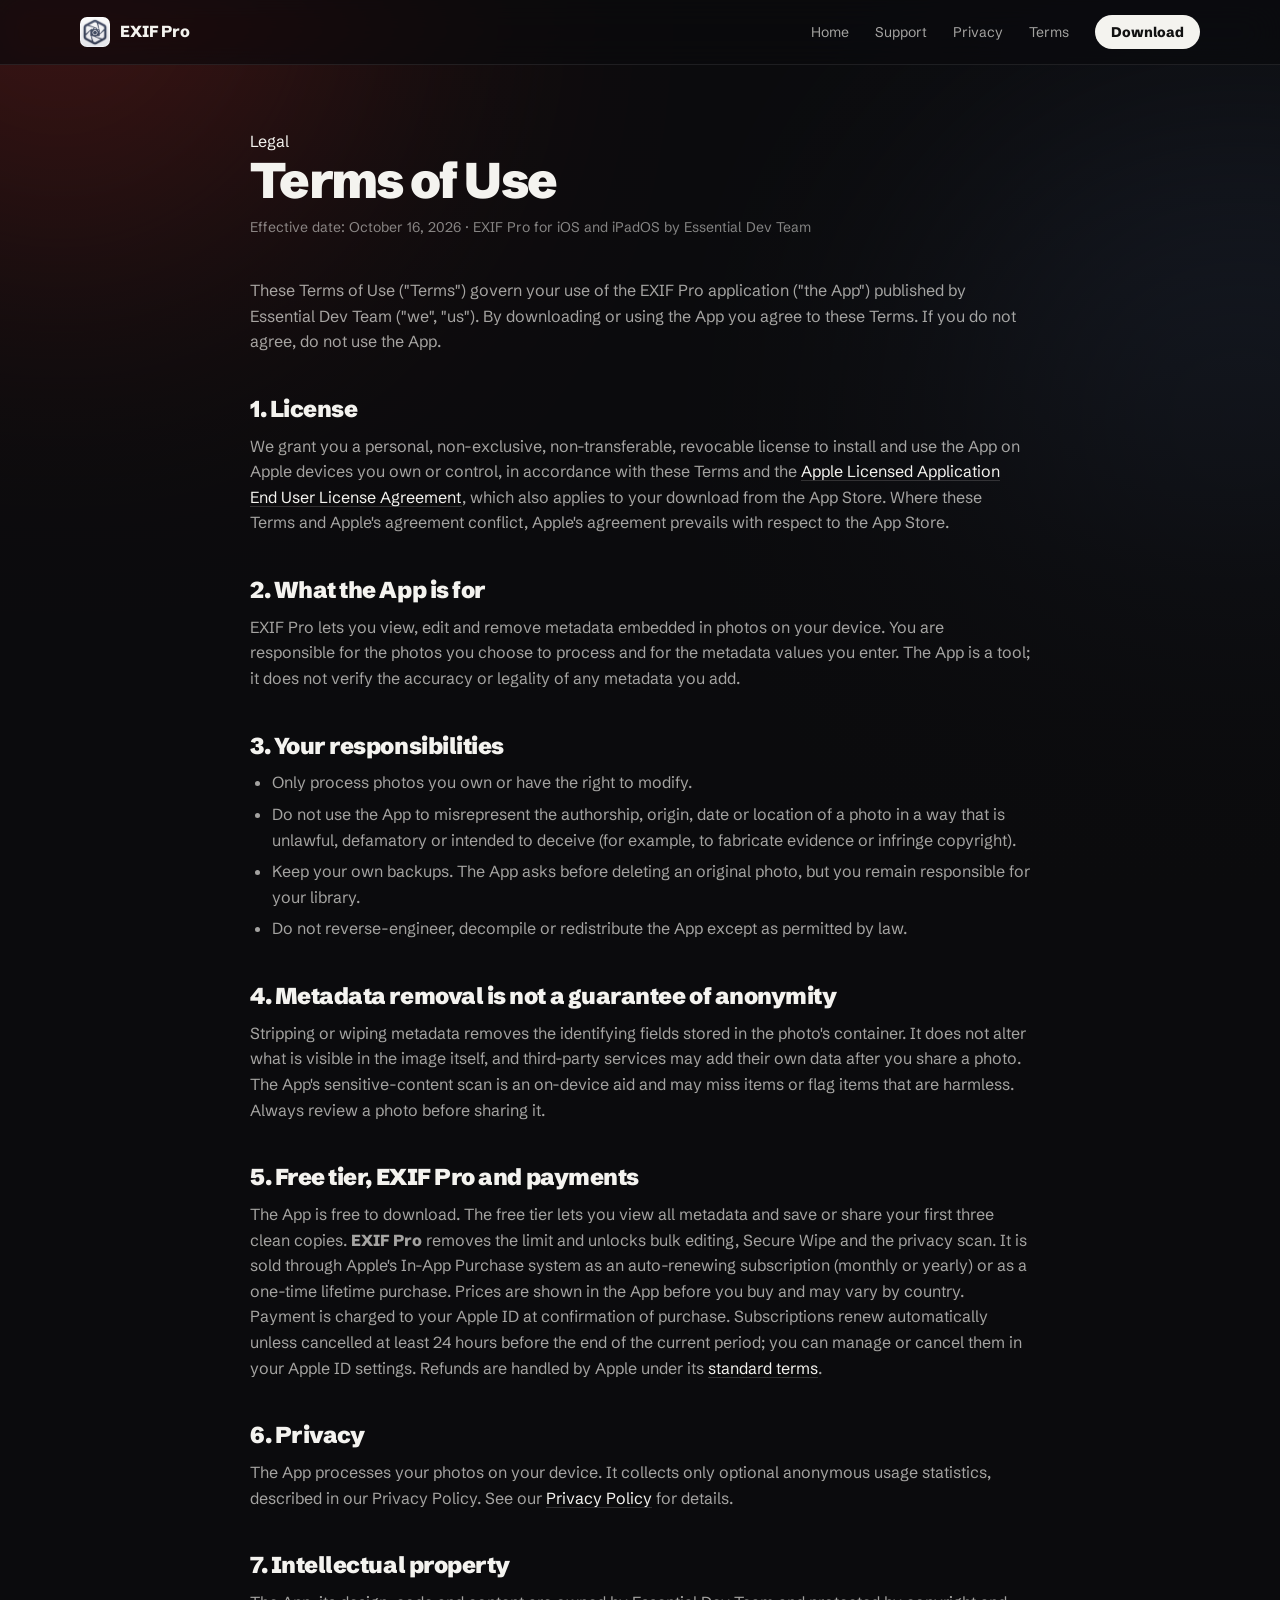
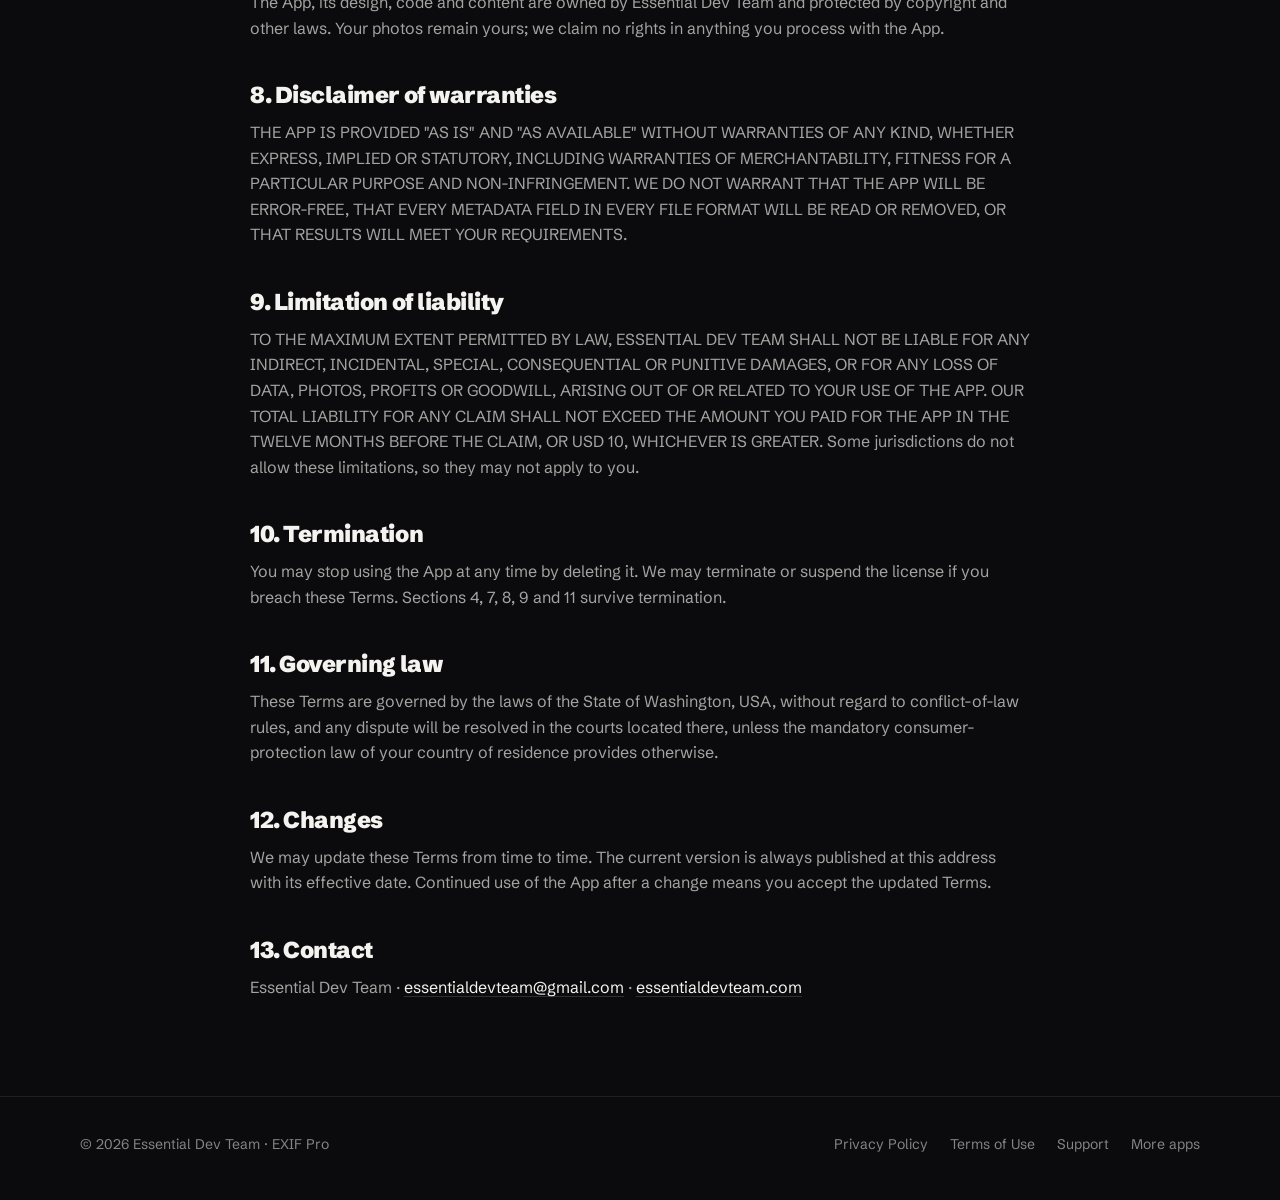
<file: terms.html>
<!DOCTYPE html>
<html lang="en">
<head>
  <meta charset="UTF-8" />
  <meta name="viewport" content="width=device-width, initial-scale=1.0" />
  <title>Terms of Use — EXIF Pro</title>
  <meta name="description" content="Terms of Use for the EXIF Pro iOS app by Essential Dev Team." />
  <link rel="icon" type="image/png" href="assets/icon-64.png" />
  <link rel="apple-touch-icon" href="assets/icon-180.png" />
  <link rel="stylesheet" href="style.css" />
</head>
<body>
  <div class="glow" aria-hidden="true"><span class="g1"></span><span class="g2"></span></div>

  <header class="nav">
    <div class="container">
      <a class="brand" href="index.html"><img src="assets/icon-64.png" alt="" width="32" height="32" /> EXIF Pro</a>
      <button class="nav-toggle" id="navToggle" aria-label="Toggle menu" aria-expanded="false">☰</button>
      <ul class="nav-links" id="navLinks">
        <li><a href="index.html">Home</a></li>
        <li><a href="support.html">Support</a></li>
        <li><a href="privacy.html">Privacy</a></li>
        <li><a href="terms.html" class="active">Terms</a></li>
        <li><a class="cta" href="https://apps.apple.com/app/id6774123180">Download</a></li>
      </ul>
    </div>
  </header>

  <main class="page">
    <div class="container">
      <div class="kicker">Legal</div>
      <h1>Terms of Use</h1>
      <p class="meta">Effective date: October 16, 2026 · EXIF Pro for iOS and iPadOS by Essential Dev Team</p>

      <p>These Terms of Use ("Terms") govern your use of the EXIF Pro application ("the App") published by Essential Dev Team ("we", "us"). By downloading or using the App you agree to these Terms. If you do not agree, do not use the App.</p>

      <h2>1. License</h2>
      <p>We grant you a personal, non-exclusive, non-transferable, revocable license to install and use the App on Apple devices you own or control, in accordance with these Terms and the <a href="https://www.apple.com/legal/internet-services/itunes/dev/stdeula/">Apple Licensed Application End User License Agreement</a>, which also applies to your download from the App Store. Where these Terms and Apple's agreement conflict, Apple's agreement prevails with respect to the App Store.</p>

      <h2>2. What the App is for</h2>
      <p>EXIF Pro lets you view, edit and remove metadata embedded in photos on your device. You are responsible for the photos you choose to process and for the metadata values you enter. The App is a tool; it does not verify the accuracy or legality of any metadata you add.</p>

      <h2>3. Your responsibilities</h2>
      <ul>
        <li>Only process photos you own or have the right to modify.</li>
        <li>Do not use the App to misrepresent the authorship, origin, date or location of a photo in a way that is unlawful, defamatory or intended to deceive (for example, to fabricate evidence or infringe copyright).</li>
        <li>Keep your own backups. The App asks before deleting an original photo, but you remain responsible for your library.</li>
        <li>Do not reverse-engineer, decompile or redistribute the App except as permitted by law.</li>
      </ul>

      <h2>4. Metadata removal is not a guarantee of anonymity</h2>
      <p>Stripping or wiping metadata removes the identifying fields stored in the photo's container. It does not alter what is visible in the image itself, and third-party services may add their own data after you share a photo. The App's sensitive-content scan is an on-device aid and may miss items or flag items that are harmless. Always review a photo before sharing it.</p>

      <h2>5. Free tier, EXIF Pro and payments</h2>
      <p>The App is free to download. The free tier lets you view all metadata and save or share your first three clean copies. <b>EXIF Pro</b> removes the limit and unlocks bulk editing, Secure Wipe and the privacy scan. It is sold through Apple's In-App Purchase system as an auto-renewing subscription (monthly or yearly) or as a one-time lifetime purchase. Prices are shown in the App before you buy and may vary by country.</p>
      <p>Payment is charged to your Apple ID at confirmation of purchase. Subscriptions renew automatically unless cancelled at least 24 hours before the end of the current period; you can manage or cancel them in your Apple ID settings. Refunds are handled by Apple under its <a href="https://www.apple.com/legal/internet-services/itunes/dev/stdeula/">standard terms</a>.</p>

      <h2>6. Privacy</h2>
      <p>The App processes your photos on your device. It collects only optional anonymous usage statistics, described in our Privacy Policy. See our <a href="privacy.html">Privacy Policy</a> for details.</p>

      <h2>7. Intellectual property</h2>
      <p>The App, its design, code and content are owned by Essential Dev Team and protected by copyright and other laws. Your photos remain yours; we claim no rights in anything you process with the App.</p>

      <h2>8. Disclaimer of warranties</h2>
      <p>THE APP IS PROVIDED "AS IS" AND "AS AVAILABLE" WITHOUT WARRANTIES OF ANY KIND, WHETHER EXPRESS, IMPLIED OR STATUTORY, INCLUDING WARRANTIES OF MERCHANTABILITY, FITNESS FOR A PARTICULAR PURPOSE AND NON-INFRINGEMENT. WE DO NOT WARRANT THAT THE APP WILL BE ERROR-FREE, THAT EVERY METADATA FIELD IN EVERY FILE FORMAT WILL BE READ OR REMOVED, OR THAT RESULTS WILL MEET YOUR REQUIREMENTS.</p>

      <h2>9. Limitation of liability</h2>
      <p>TO THE MAXIMUM EXTENT PERMITTED BY LAW, ESSENTIAL DEV TEAM SHALL NOT BE LIABLE FOR ANY INDIRECT, INCIDENTAL, SPECIAL, CONSEQUENTIAL OR PUNITIVE DAMAGES, OR FOR ANY LOSS OF DATA, PHOTOS, PROFITS OR GOODWILL, ARISING OUT OF OR RELATED TO YOUR USE OF THE APP. OUR TOTAL LIABILITY FOR ANY CLAIM SHALL NOT EXCEED THE AMOUNT YOU PAID FOR THE APP IN THE TWELVE MONTHS BEFORE THE CLAIM, OR USD 10, WHICHEVER IS GREATER. Some jurisdictions do not allow these limitations, so they may not apply to you.</p>

      <h2>10. Termination</h2>
      <p>You may stop using the App at any time by deleting it. We may terminate or suspend the license if you breach these Terms. Sections 4, 7, 8, 9 and 11 survive termination.</p>

      <h2>11. Governing law</h2>
      <p>These Terms are governed by the laws of the State of Washington, USA, without regard to conflict-of-law rules, and any dispute will be resolved in the courts located there, unless the mandatory consumer-protection law of your country of residence provides otherwise.</p>

      <h2>12. Changes</h2>
      <p>We may update these Terms from time to time. The current version is always published at this address with its effective date. Continued use of the App after a change means you accept the updated Terms.</p>

      <h2>13. Contact</h2>
      <p>Essential Dev Team · <a href="mailto:essentialdevteam@gmail.com">essentialdevteam@gmail.com</a> · <a href="https://essentialdevteam.com/">essentialdevteam.com</a></p>
    </div>
  </main>

  <footer>
    <div class="container">
      <div>© <span id="year"></span> Essential Dev Team · EXIF Pro</div>
      <nav>
        <a href="privacy.html">Privacy Policy</a>
        <a href="terms.html">Terms of Use</a>
        <a href="support.html">Support</a>
        <a href="https://apps.apple.com/us/developer/dumitru-bumbu/id1868107712">More apps</a>
      </nav>
    </div>
  </footer>

  <script>
    document.getElementById('year').textContent = new Date().getFullYear();
    const toggle = document.getElementById('navToggle'), links = document.getElementById('navLinks');
    toggle.addEventListener('click', () => { toggle.setAttribute('aria-expanded', links.classList.toggle('open')); });
  </script>
</body>
</html>
</file>
<file: style.css>
/* EXIF Pro site styles. Same language as the app's Layers design:
   black canvas, paper-white type, one colour per metadata layer,
   Schibsted Grotesk display + Spline Sans Mono labels (self-hosted, no Google). */
*, *::before, *::after { box-sizing: border-box; margin: 0; padding: 0; }

@font-face { font-family: "Schibsted Grotesk"; src: url("assets/fonts/SchibstedGrotesk-Regular.woff") format("woff"); font-weight: 400; font-display: swap; }
@font-face { font-family: "Schibsted Grotesk"; src: url("assets/fonts/SchibstedGrotesk-SemiBold.woff") format("woff"); font-weight: 600; font-display: swap; }
@font-face { font-family: "Schibsted Grotesk"; src: url("assets/fonts/SchibstedGrotesk-ExtraBold.woff") format("woff"); font-weight: 800; font-display: swap; }
@font-face { font-family: "Schibsted Grotesk"; src: url("assets/fonts/SchibstedGrotesk-Black.woff") format("woff"); font-weight: 900; font-display: swap; }
@font-face { font-family: "Spline Sans Mono"; src: url("assets/fonts/SplineSansMono-Medium.woff") format("woff"); font-weight: 500; font-display: swap; }
@font-face { font-family: "Spline Sans Mono"; src: url("assets/fonts/SplineSansMono-SemiBold.woff") format("woff"); font-weight: 600; font-display: swap; }

:root {
  /* Surfaces: off-black, never pure black (the app's ink is black; the web needs depth) */
  --ink:     #0b0b0d;
  --panel:   #151518;
  --panel-2: #1c1c20;
  --line:    rgba(244,243,239,.09);
  --line-2:  rgba(244,243,239,.16);
  /* Type */
  --paper:   #f4f3ef;
  --muted:   rgba(244,243,239,.66);   /* >= 4.5:1 on --ink */
  --faint:   rgba(244,243,239,.52);
  /* The five layers (semantic, same as the app) + the clean state */
  --l1: #ff3b2f;  /* Location */
  --l2: #ff9f0a;  /* Time */
  --l3: #78aaff;  /* Camera */
  --l4: #a08cff;  /* Lens */
  --l5: #ff5faa;  /* Author */
  --clean: #2bd576;
  --radius:    16px;
  --radius-lg: 28px;
  --max:       1120px;
  --ease:      cubic-bezier(.16,1,.3,1);
  --display: "Schibsted Grotesk", -apple-system, BlinkMacSystemFont, system-ui, sans-serif;
  --mono:    "Spline Sans Mono", ui-monospace, SFMono-Regular, Menlo, monospace;
}

html { scroll-behavior: smooth; -webkit-text-size-adjust: 100%; }
body {
  font-family: var(--display);
  background: var(--ink);
  color: var(--paper);
  line-height: 1.6;
  -webkit-font-smoothing: antialiased;
  overflow-x: clip;
}
a { color: inherit; text-decoration: none; }
img, video { max-width: 100%; height: auto; display: block; }
.container { width: min(var(--max), 100% - 40px); margin-inline: auto; }
.mono { font-family: var(--mono); font-weight: 500; letter-spacing: 0; }

/* ─── Background: two faint layer-colour glows, no blue/violet aurora ─── */
.glow { position: fixed; inset: 0; z-index: -1; overflow: hidden; background: var(--ink); pointer-events: none; }
.glow span { position: absolute; border-radius: 50%; filter: blur(140px); opacity: .22; }
.glow .g1 { width: 640px; height: 640px; background: var(--l1); left: -260px; top: -320px; }
.glow .g2 { width: 560px; height: 560px; background: var(--l3); right: -240px; top: 140px; opacity: .16; }
.glow::after { content: ""; position: absolute; inset: 0; background: linear-gradient(180deg, transparent 0%, rgba(11,11,13,.8) 65%, var(--ink) 100%); }

/* ─── Nav ─────────────────────────────────────────────────────────── */
.nav {
  position: sticky; top: 0; z-index: 50;
  backdrop-filter: saturate(160%) blur(18px); -webkit-backdrop-filter: saturate(160%) blur(18px);
  background: rgba(11,11,13,.72); border-bottom: 1px solid var(--line);
}
.nav .container { display: flex; align-items: center; justify-content: space-between; height: 64px; }
.brand { display: flex; align-items: center; gap: 10px; font-weight: 800; letter-spacing: -.01em; }
.brand img { width: 30px; height: 30px; border-radius: 7px; }
.nav-links { display: flex; align-items: center; gap: 26px; list-style: none; }
.nav-links a { font-size: 14px; color: var(--muted); transition: color .2s; }
.nav-links a:hover { color: var(--paper); }
.nav-links .cta { color: #111; background: var(--paper); padding: 8px 16px; border-radius: 999px; font-weight: 800; }
.nav-links .cta:hover { color: #111; }
.nav-toggle { display: none; background: none; border: 0; color: var(--paper); cursor: pointer; padding: 8px; }
.nav-toggle svg { width: 24px; height: 24px; }
@media (max-width: 760px) {
  .nav-toggle { display: block; }
  .nav-links {
    position: absolute; top: 64px; left: 0; right: 0; flex-direction: column; align-items: stretch; gap: 0;
    background: rgba(11,11,13,.97); border-bottom: 1px solid var(--line); display: none;
  }
  .nav-links.open { display: flex; }
  .nav-links li a { display: block; padding: 16px 20px; }
  .nav-links .cta { border-radius: 0; }
}

/* ─── Buttons: paper capsule, like the app's primary action ───────── */
.btn {
  display: inline-flex; align-items: center; gap: 10px; padding: 15px 24px; border-radius: 999px;
  font-weight: 800; font-size: 15.5px; letter-spacing: -.01em;
  transition: transform .2s var(--ease), background .2s;
}
.btn:active { transform: scale(.98); }
.btn-primary { color: #111; background: var(--paper); }
.btn-primary:hover { background: #fff; transform: translateY(-1px); }
.btn-ghost { color: var(--paper); background: transparent; border: 1px solid var(--line-2); }
.btn-ghost:hover { background: rgba(244,243,239,.06); }
.btn svg { width: 19px; height: 19px; }

/* ─── Type ────────────────────────────────────────────────────────── */
h1 { font-size: clamp(40px, 5.4vw, 66px); line-height: 1.02; letter-spacing: -.035em; font-weight: 900; }
h2 { font-size: clamp(30px, 3.8vw, 44px); line-height: 1.08; letter-spacing: -.03em; font-weight: 900; }
h3 { font-size: 19px; line-height: 1.25; letter-spacing: -.015em; font-weight: 800; }
.dim { color: rgba(244,243,239,.42); }   /* the app's "quietly carry." treatment; large text, >= 3:1 */
.lead { font-size: 18.5px; color: var(--muted); max-width: 30em; }

/* ─── Hero ────────────────────────────────────────────────────────── */
.hero { padding: 64px 0 48px; }
.hero .container { display: grid; grid-template-columns: 1.15fr .85fr; gap: 48px; align-items: center; }
.hero .lead { margin: 24px 0 34px; }
.hero-actions { display: flex; gap: 12px; flex-wrap: wrap; align-items: center; }

.phone {
  width: 300px; aspect-ratio: 402 / 874; border-radius: 48px; padding: 10px; margin-inline: auto;
  background: #08080a; border: 1px solid rgba(244,243,239,.14);
  box-shadow: 0 30px 80px rgba(0,0,0,.6), 0 0 0 1px rgba(0,0,0,.6);
}
.phone .screen { width: 100%; height: 100%; border-radius: 39px; overflow: hidden; background: #000; }
.phone .screen img { width: 100%; height: 100%; object-fit: cover; }
.hero .phone { animation: settle 1.1s var(--ease) both; }
@keyframes settle { from { opacity: 0; transform: translateY(24px) } to { opacity: 1; transform: none } }
@media (max-width: 880px) {
  .hero { padding-top: 40px; }
  .hero .container { grid-template-columns: 1fr; gap: 40px; }
  .phone { width: 260px; }
}

/* ─── Trust line (under the hero, not in it) ──────────────────────── */
.trust { padding: 8px 0 24px; }
.trust ul { list-style: none; display: flex; flex-wrap: wrap; gap: 10px 28px; color: var(--muted); font-size: 14.5px; }
.trust li { display: flex; align-items: center; gap: 8px; }
.trust svg { width: 16px; height: 16px; color: var(--clean); flex: none; }

/* ─── Sections ────────────────────────────────────────────────────── */
section { padding: 96px 0; }
.section-head { max-width: 640px; margin-bottom: 44px; }
.section-head p { color: var(--muted); font-size: 17.5px; margin-top: 14px; }

/* ─── The five layers (bento: 5 items, 5 cells) ───────────────────── */
.layers { display: grid; gap: 14px; grid-template-columns: repeat(6, 1fr); }
.layer {
  --c: var(--l1);
  grid-column: span 2; position: relative; overflow: hidden;
  padding: 26px 24px 24px; border-radius: var(--radius-lg);
  background:
    radial-gradient(420px 220px at 0% 0%, color-mix(in srgb, var(--c) 16%, transparent), transparent 70%),
    var(--panel);
  border: 1px solid color-mix(in srgb, var(--c) 28%, transparent);
}
.layer.wide { grid-column: span 3; }
.layer .code { font-family: var(--mono); font-weight: 600; font-size: 13px; color: var(--c); }
.layer h3 { margin: 10px 0 8px; font-size: 22px; }
.layer p { color: var(--muted); font-size: 15.5px; }
.layer .strip { display: flex; gap: 3px; margin-top: 22px; }
.layer .strip i { flex: 1; height: 8px; border-radius: 2px; background: color-mix(in srgb, var(--c) 22%, transparent); }
.layer .strip i.on { background: var(--c); }
.l2 { --c: var(--l2); } .l3 { --c: var(--l3); } .l4 { --c: var(--l4); } .l5 { --c: var(--l5); }
.layers-note { margin-top: 26px; color: var(--muted); font-size: 16.5px; max-width: 42em; }
@media (max-width: 900px) { .layers { grid-template-columns: repeat(2, 1fr); } .layer, .layer.wide { grid-column: span 1; } .layer.l1 { grid-column: span 2; } }
@media (max-width: 560px) { .layers { grid-template-columns: 1fr; } .layer.l1 { grid-column: span 1; } }

/* ─── Showcase (text + phone) ─────────────────────────────────────── */
.showcase .container { display: grid; grid-template-columns: 1fr 1fr; gap: 56px; align-items: center; }
.showcase.flip .container > :first-child { order: 2; }
.showcase .lead { margin-top: 18px; font-size: 17.5px; }
.showcase ul { list-style: none; margin-top: 24px; display: grid; gap: 12px; }
.showcase li { display: flex; gap: 12px; color: var(--muted); font-size: 16px; }
.showcase li svg { flex: none; width: 20px; height: 20px; color: var(--paper); margin-top: 3px; }
.showcase li b { color: var(--paper); font-weight: 800; }
.showcase .phone { width: 280px; }
@media (max-width: 860px) {
  .showcase .container { grid-template-columns: 1fr; gap: 40px; }
  .showcase.flip .container > :first-child { order: 0; }
}

/* ─── More in the box: 2 x 2, grouped by space, no card boxes ─────── */
.more { display: grid; grid-template-columns: repeat(2, 1fr); gap: 0 56px; }
.more > div { padding: 26px 0; border-top: 1px solid var(--line); }
.more h3 { margin-bottom: 8px; }
.more p { color: var(--muted); font-size: 16px; max-width: 34em; }
@media (max-width: 720px) { .more { grid-template-columns: 1fr; } }

/* ─── Gallery ─────────────────────────────────────────────────────── */
.gallery {
  display: flex; gap: 22px; overflow-x: auto; scroll-snap-type: x mandatory; padding: 10px 2px 26px;
  scrollbar-width: none;
}
.gallery::-webkit-scrollbar { display: none; }
.gallery figure { flex: none; width: 236px; scroll-snap-align: start; }
.gallery .shot { border-radius: 36px; padding: 7px; background: #08080a; border: 1px solid rgba(244,243,239,.12); }
.gallery .shot img { width: 100%; height: auto; border-radius: 29px; }   /* height:auto fixes the old side-crop */
.gallery figcaption { margin-top: 14px; font-size: 15px; color: var(--muted); }

/* ─── Privacy ─────────────────────────────────────────────────────── */
.callout { border-radius: var(--radius-lg); padding: 48px; background: var(--panel); border: 1px solid var(--line); }
.callout p { color: var(--muted); margin-top: 14px; max-width: 40em; font-size: 16.5px; }
.stats { display: grid; grid-template-columns: repeat(3, 1fr); gap: 14px; margin-top: 32px; }
.stat { padding: 20px 22px; border-radius: var(--radius); background: var(--panel-2); border: 1px solid var(--line); }
.stat b { display: block; font-size: 34px; font-weight: 900; letter-spacing: -.03em; line-height: 1.1; }
.stat span { color: var(--muted); font-size: 14.5px; }
.callout .btn { margin-top: 26px; }
@media (max-width: 720px) { .callout { padding: 30px 22px; } .stats { grid-template-columns: 1fr; } }

/* ─── FAQ ─────────────────────────────────────────────────────────── */
.faq details { border-top: 1px solid var(--line); padding: 20px 0; }
.faq details:last-child { border-bottom: 1px solid var(--line); }
.faq summary { cursor: pointer; font-weight: 800; font-size: 18px; list-style: none; display: flex; justify-content: space-between; align-items: center; gap: 16px; min-height: 44px; }
.faq summary::-webkit-details-marker { display: none; }
.faq summary::after { content: "+"; color: var(--paper); font-size: 24px; font-weight: 400; transition: transform .25s var(--ease); }
.faq details[open] summary::after { transform: rotate(45deg); }
.faq p { color: var(--muted); margin-top: 10px; font-size: 16px; max-width: 44em; }

/* ─── Download ────────────────────────────────────────────────────── */
.download { text-align: center; }
.download .icon-big { width: 96px; height: 96px; border-radius: 22px; margin: 0 auto 26px; box-shadow: 0 24px 60px rgba(0,0,0,.6); }
.download p { color: var(--muted); max-width: 32em; margin: 16px auto 32px; font-size: 16.5px; }

/* ─── Footer ──────────────────────────────────────────────────────── */
footer { border-top: 1px solid var(--line); padding: 36px 0 44px; color: var(--faint); font-size: 14px; }
footer .container { display: flex; flex-wrap: wrap; gap: 16px 28px; align-items: center; justify-content: space-between; }
footer nav { display: flex; gap: 22px; flex-wrap: wrap; }
footer a:hover { color: var(--paper); }

/* ─── Legal + support pages ───────────────────────────────────────── */
.page { padding: 64px 0 96px; }
.page .container { max-width: 780px; }
.page h1 { font-size: clamp(34px, 4.6vw, 50px); }
.page .meta { color: var(--faint); font-size: 14px; margin: 10px 0 40px; }
.page h2 { font-size: 23px; margin: 42px 0 12px; letter-spacing: -.02em; }
.page h3 { font-size: 17px; margin: 24px 0 8px; }
.page p, .page li { color: var(--muted); font-size: 16px; }
.page ul { padding-left: 22px; margin: 10px 0; display: grid; gap: 6px; }
.page a:not(.btn) { color: var(--paper); text-decoration: underline; text-decoration-color: var(--line-2); text-underline-offset: 3px; }
.page a:not(.btn):hover { text-decoration-color: var(--paper); }
.page .box { margin-top: 20px; padding: 22px; border-radius: var(--radius); background: var(--panel); border: 1px solid var(--line); }
.page table { width: 100%; border-collapse: collapse; margin: 14px 0 6px; font-size: 15px; }
.page th, .page td { text-align: left; padding: 12px 10px; border-bottom: 1px solid var(--line); color: var(--muted); vertical-align: top; }
.page th { color: var(--paper); font-weight: 800; }
.page .table-wrap { overflow-x: auto; }
.card { background: var(--panel); border: 1px solid var(--line); border-radius: var(--radius-lg); padding: 24px; transition: border-color .25s; }
.card:hover { border-color: var(--line-2); }
.card h3 { font-size: 17px; margin-bottom: 6px; }
.card p { color: var(--muted); font-size: 15px; }
.card .icon { width: 42px; height: 42px; border-radius: 12px; display: grid; place-items: center; margin-bottom: 16px; background: var(--panel-2); color: var(--paper); border: 1px solid var(--line); }
.card .icon svg { width: 20px; height: 20px; }
.support-grid { display: grid; grid-template-columns: repeat(3, 1fr); gap: 14px; margin: 30px 0 10px; }
.support-grid a.card { display: block; }
@media (max-width: 720px) { .support-grid { grid-template-columns: 1fr; } }

/* ─── Reveal on scroll ────────────────────────────────────────────── */
.js .reveal { opacity: 0; transform: translateY(20px); transition: opacity .7s var(--ease), transform .7s var(--ease); }
.js .reveal.in { opacity: 1; transform: none; }
.reveal[data-delay="1"] { transition-delay: .08s; }
.reveal[data-delay="2"] { transition-delay: .16s; }

@media (prefers-reduced-motion: reduce) {
  *, *::before, *::after { animation: none !important; transition-duration: .001ms !important; scroll-behavior: auto !important; }
  .js .reveal { opacity: 1; transform: none; }
}
</file>
